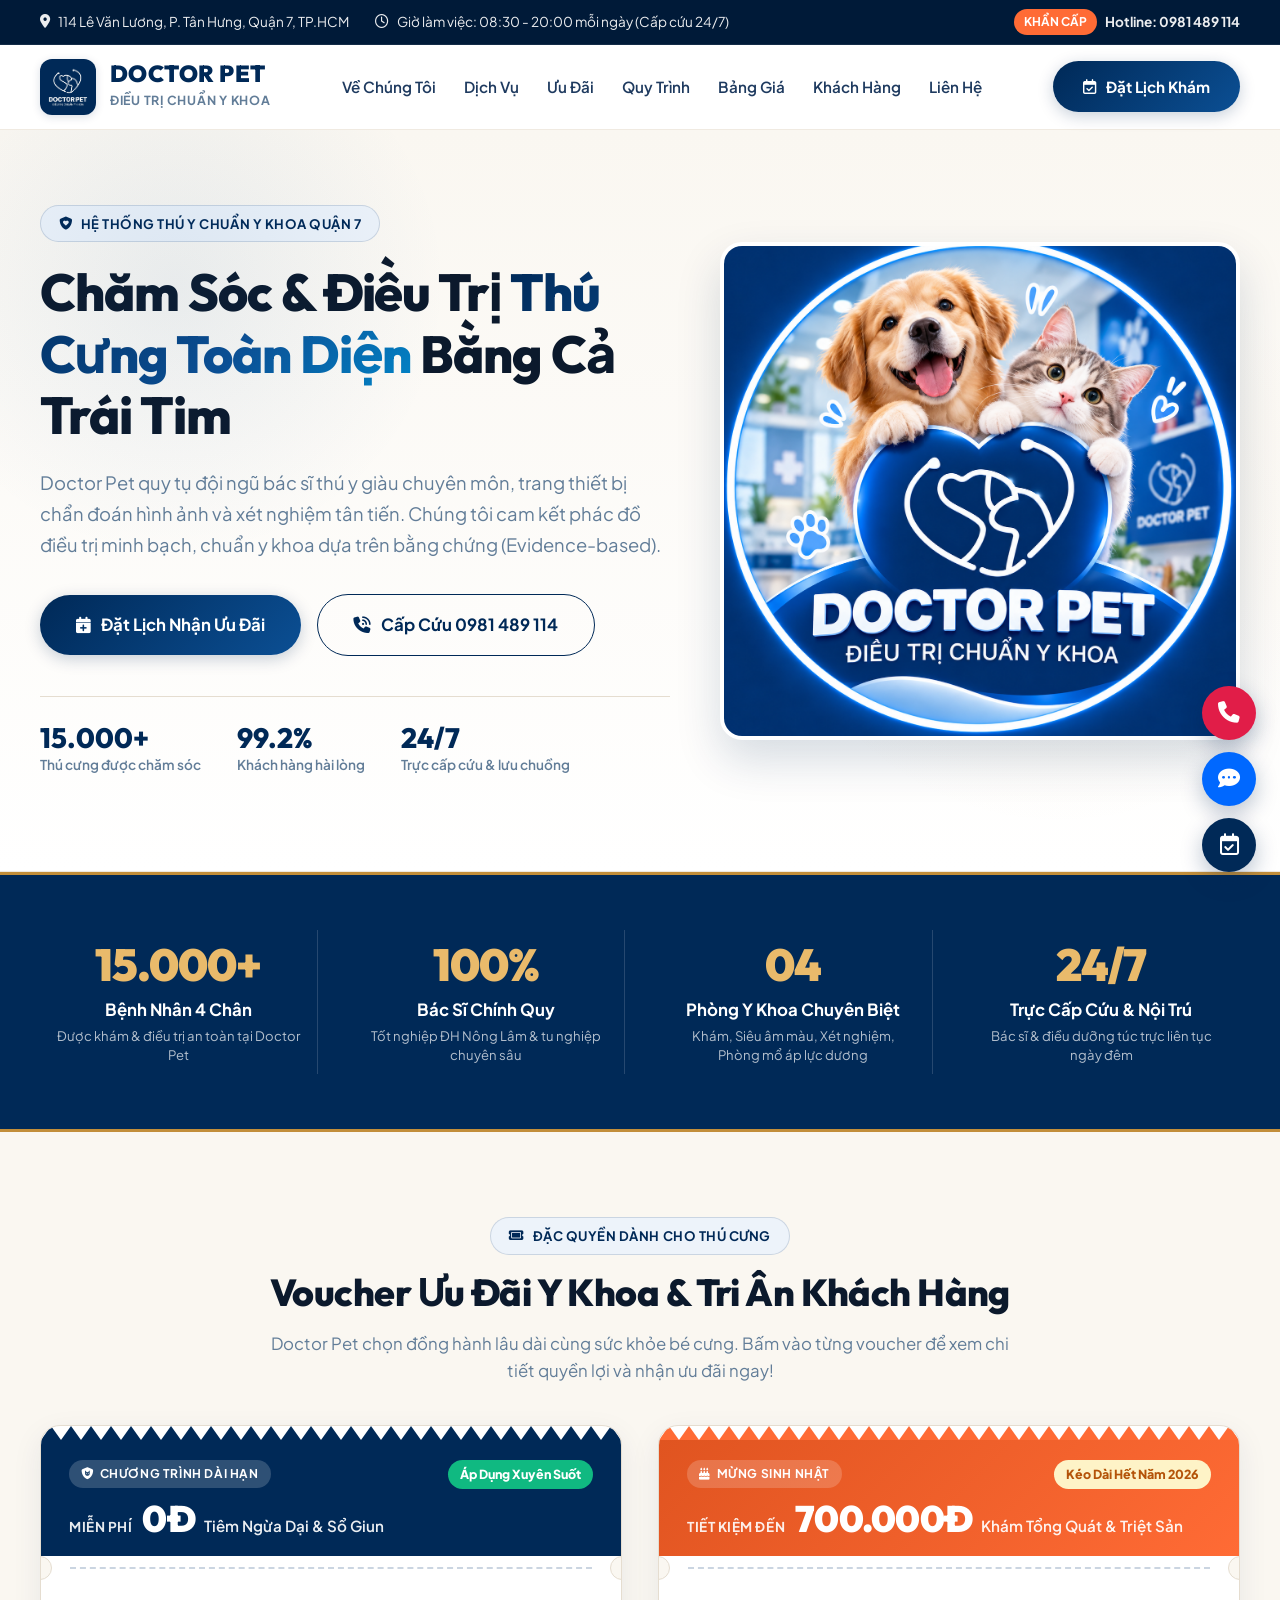
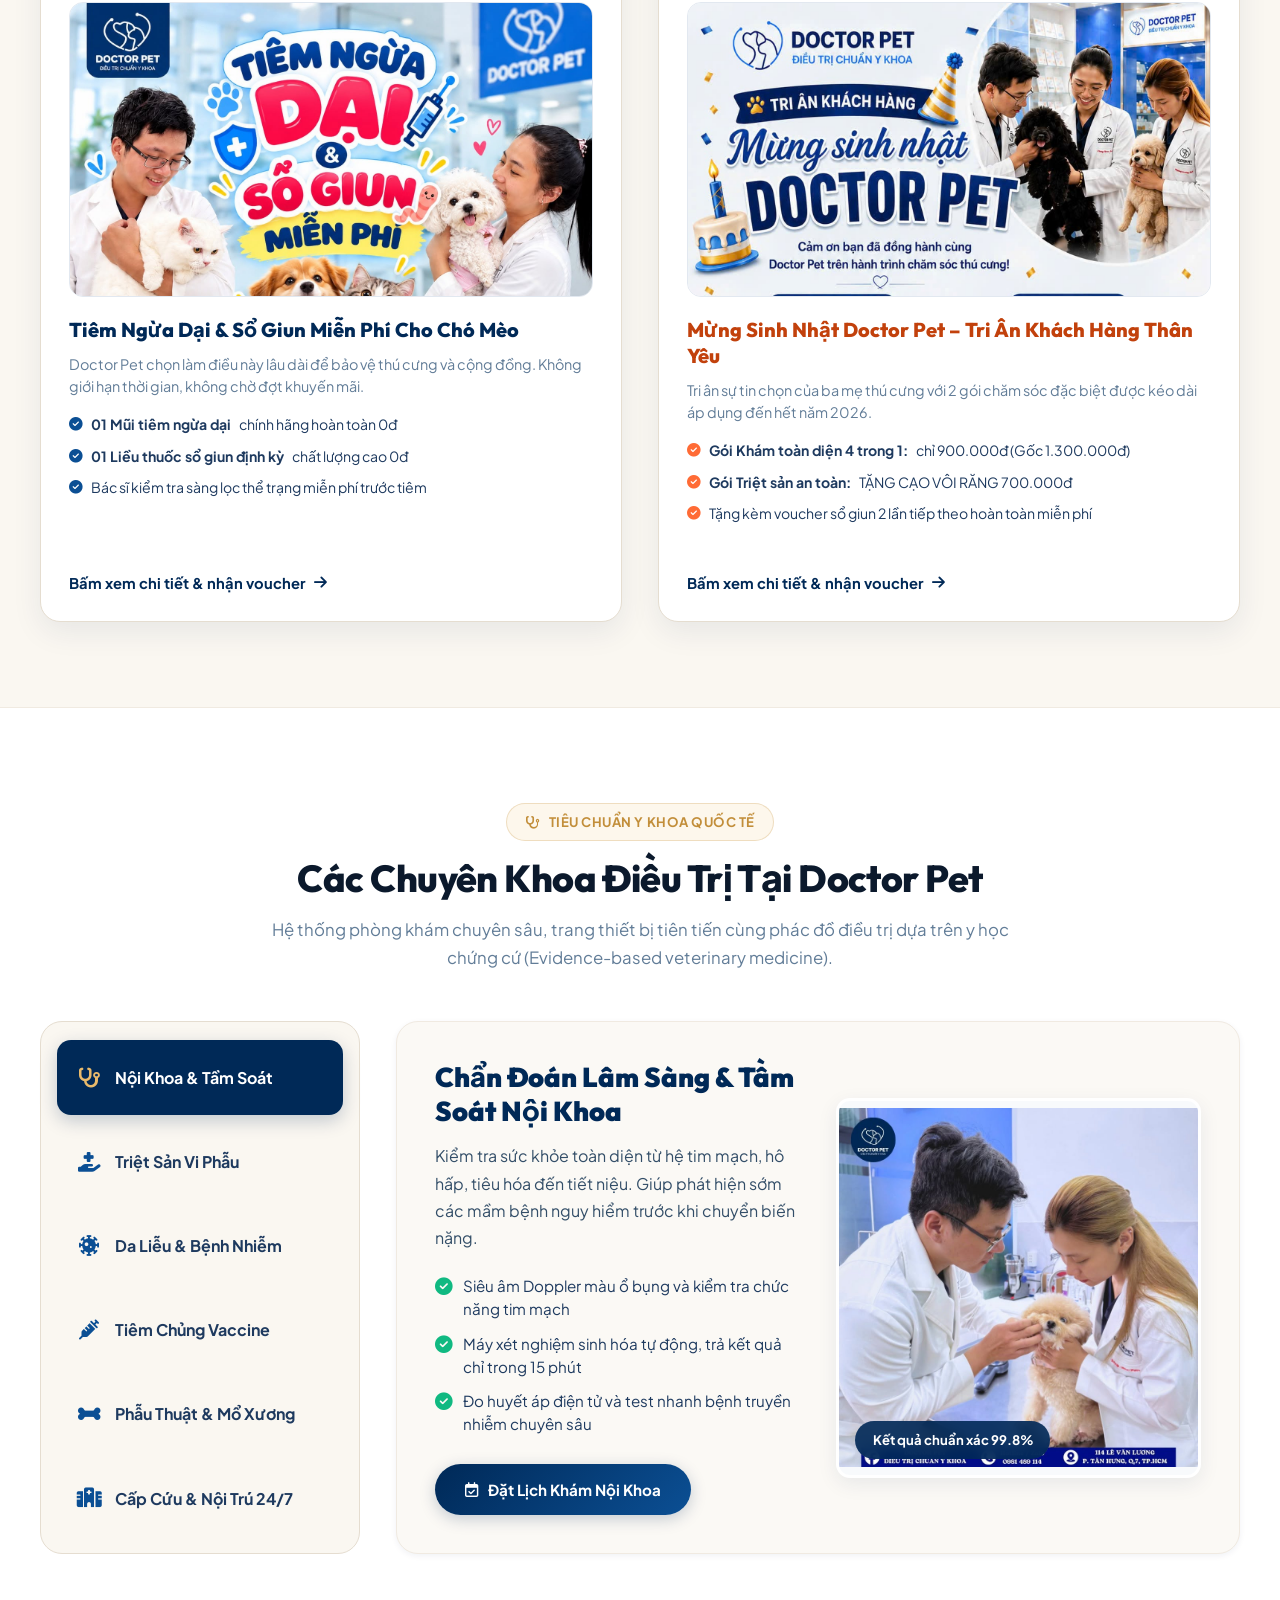
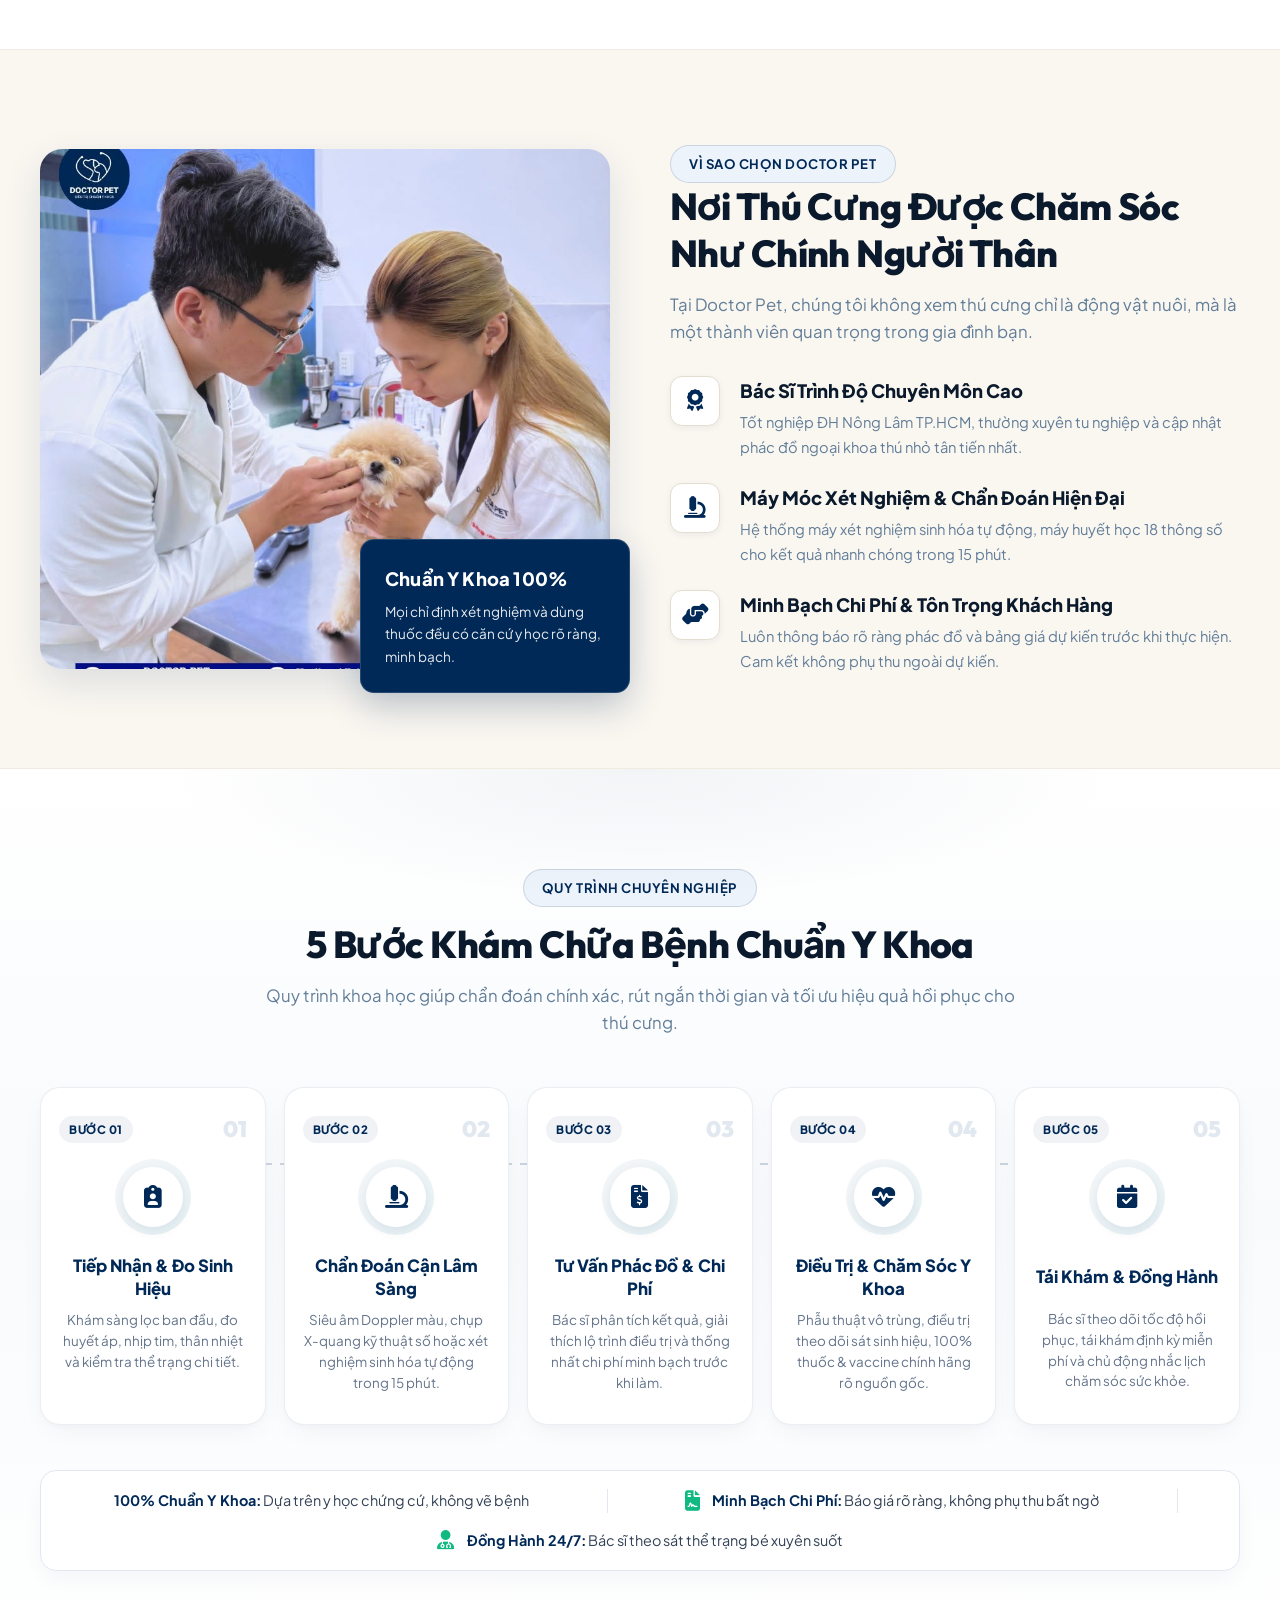
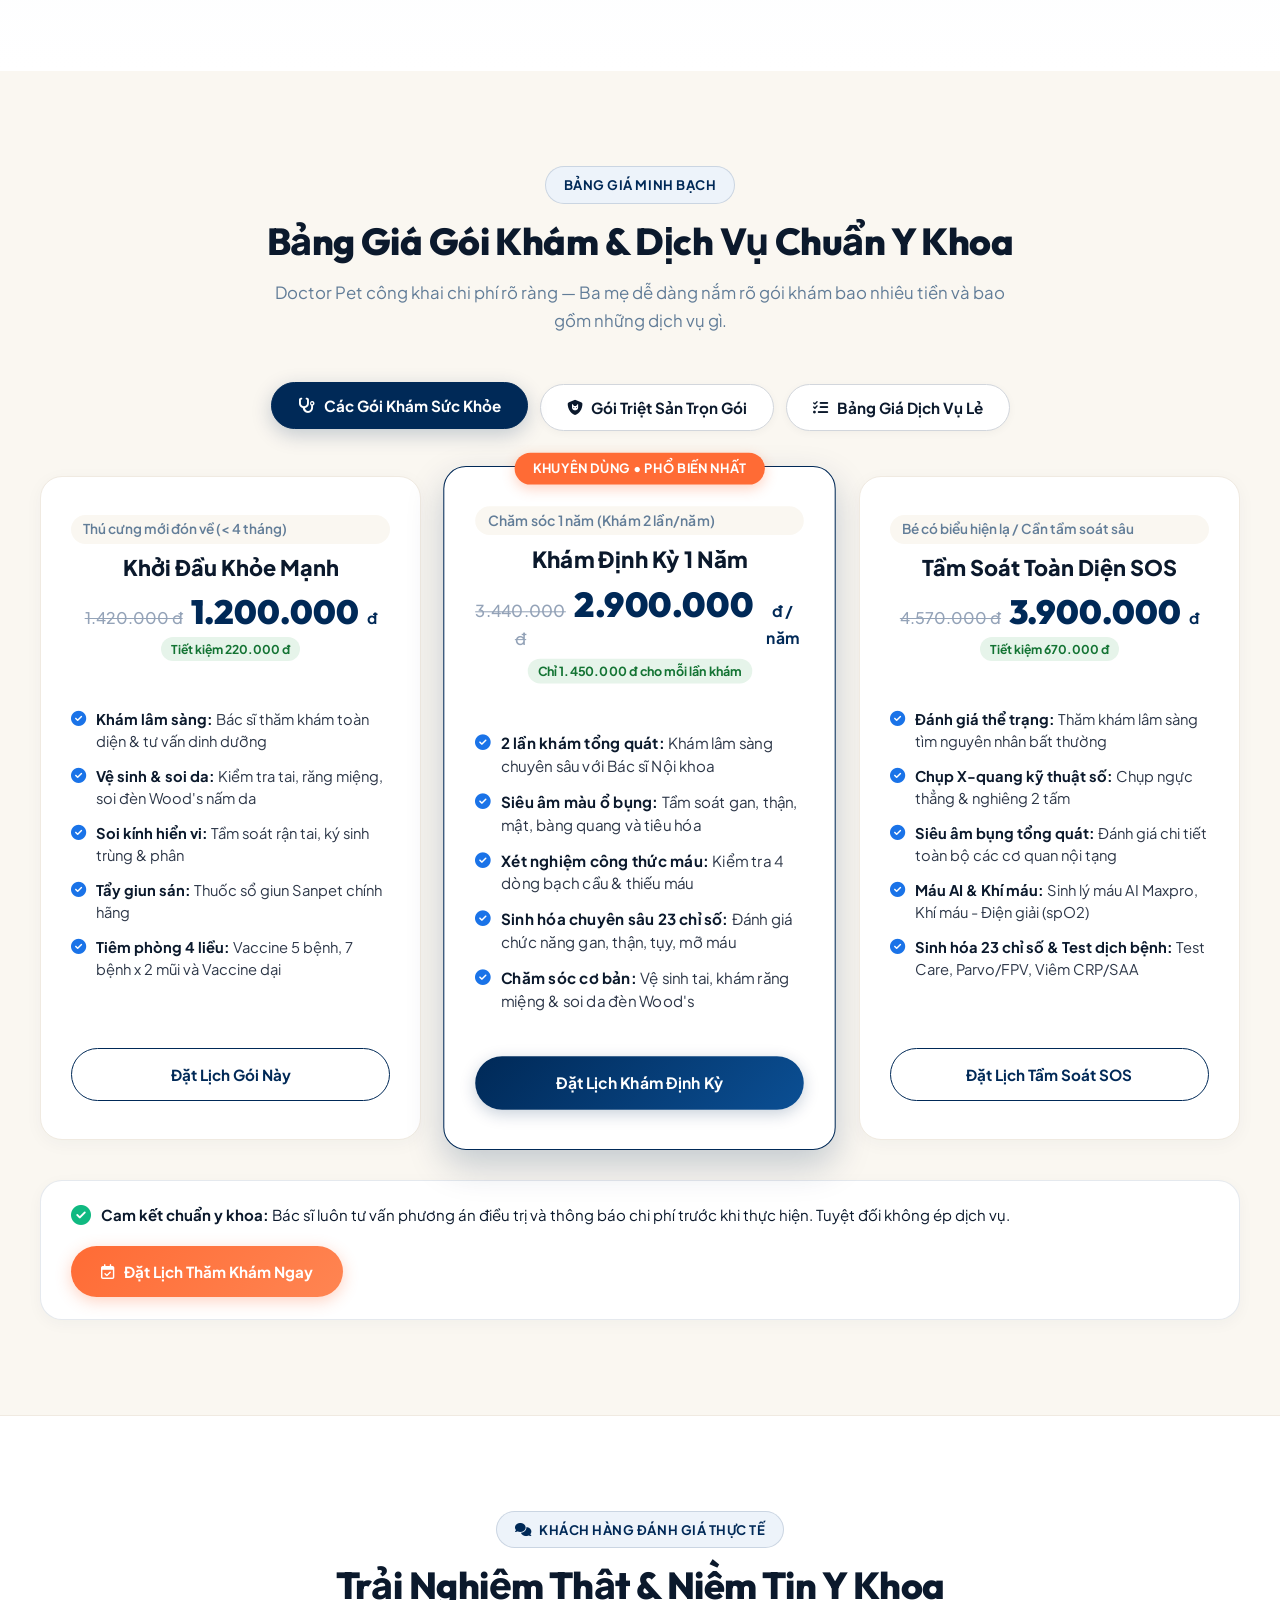
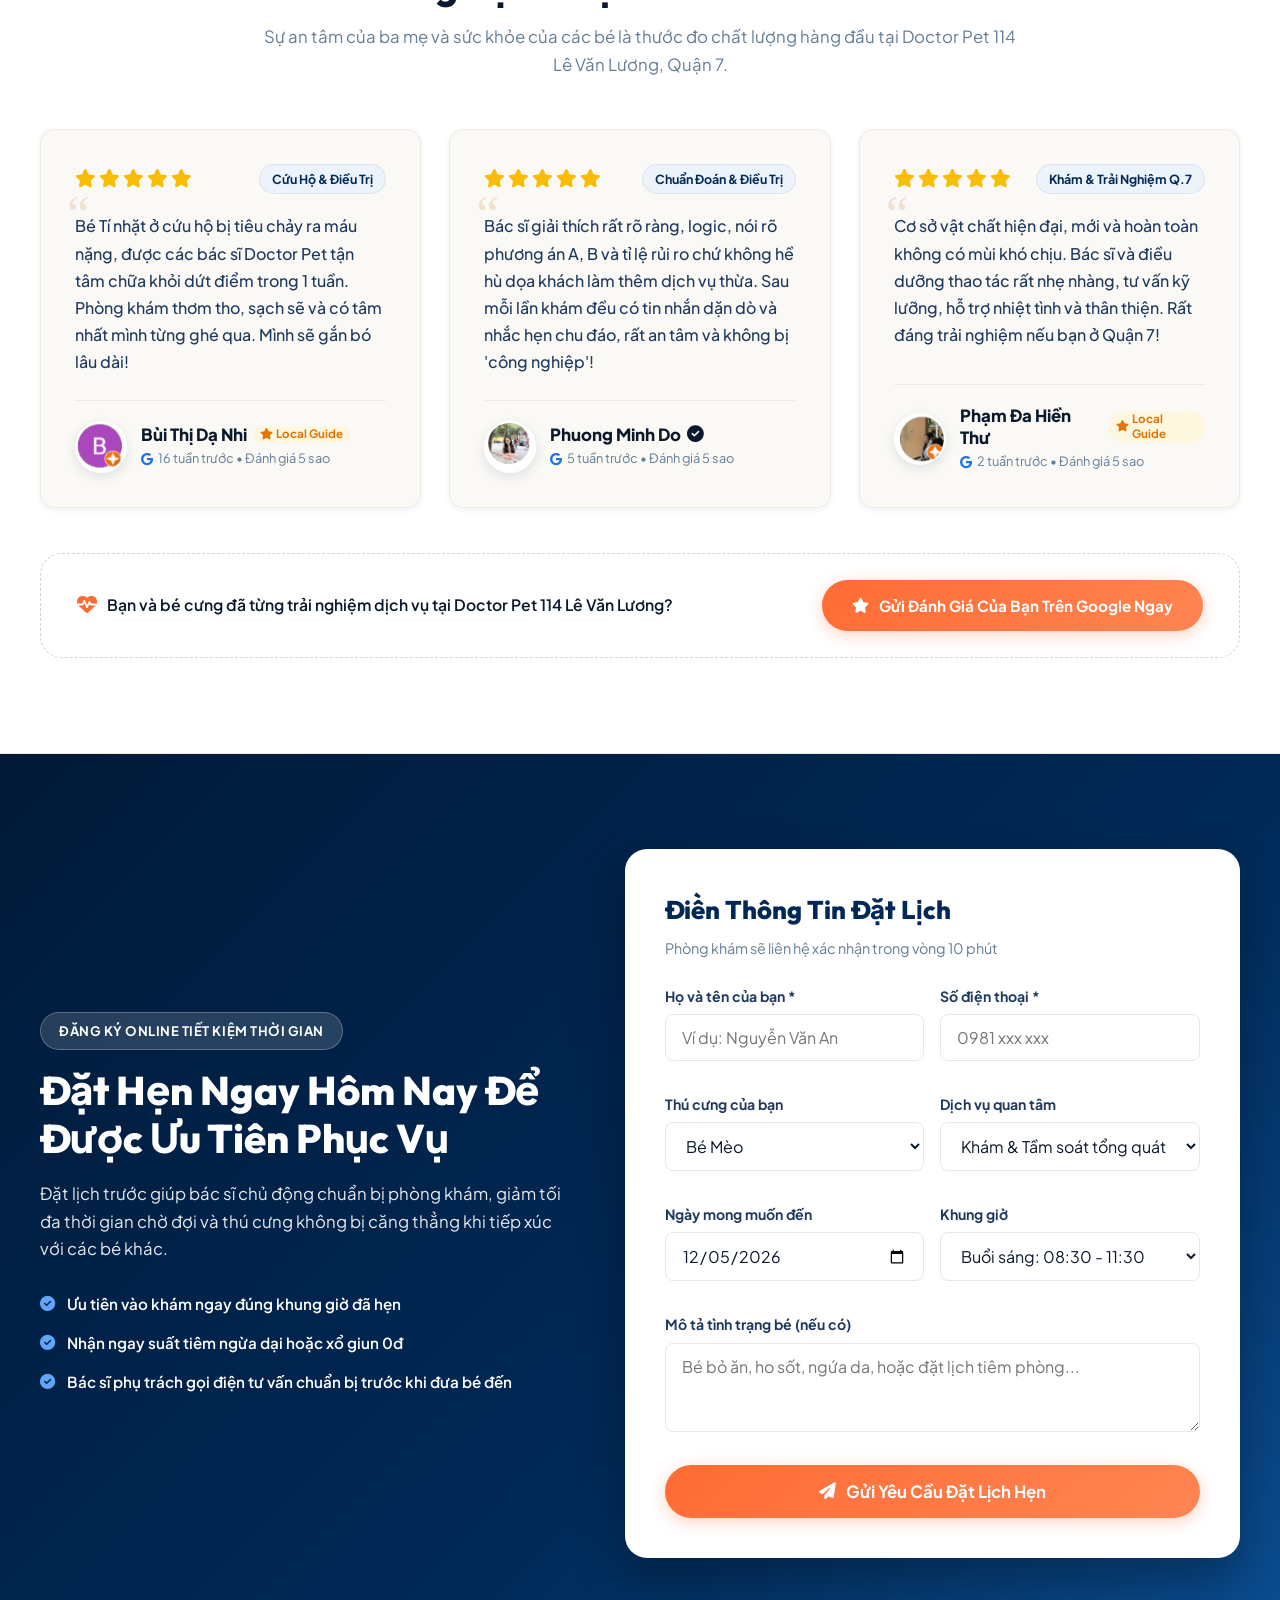
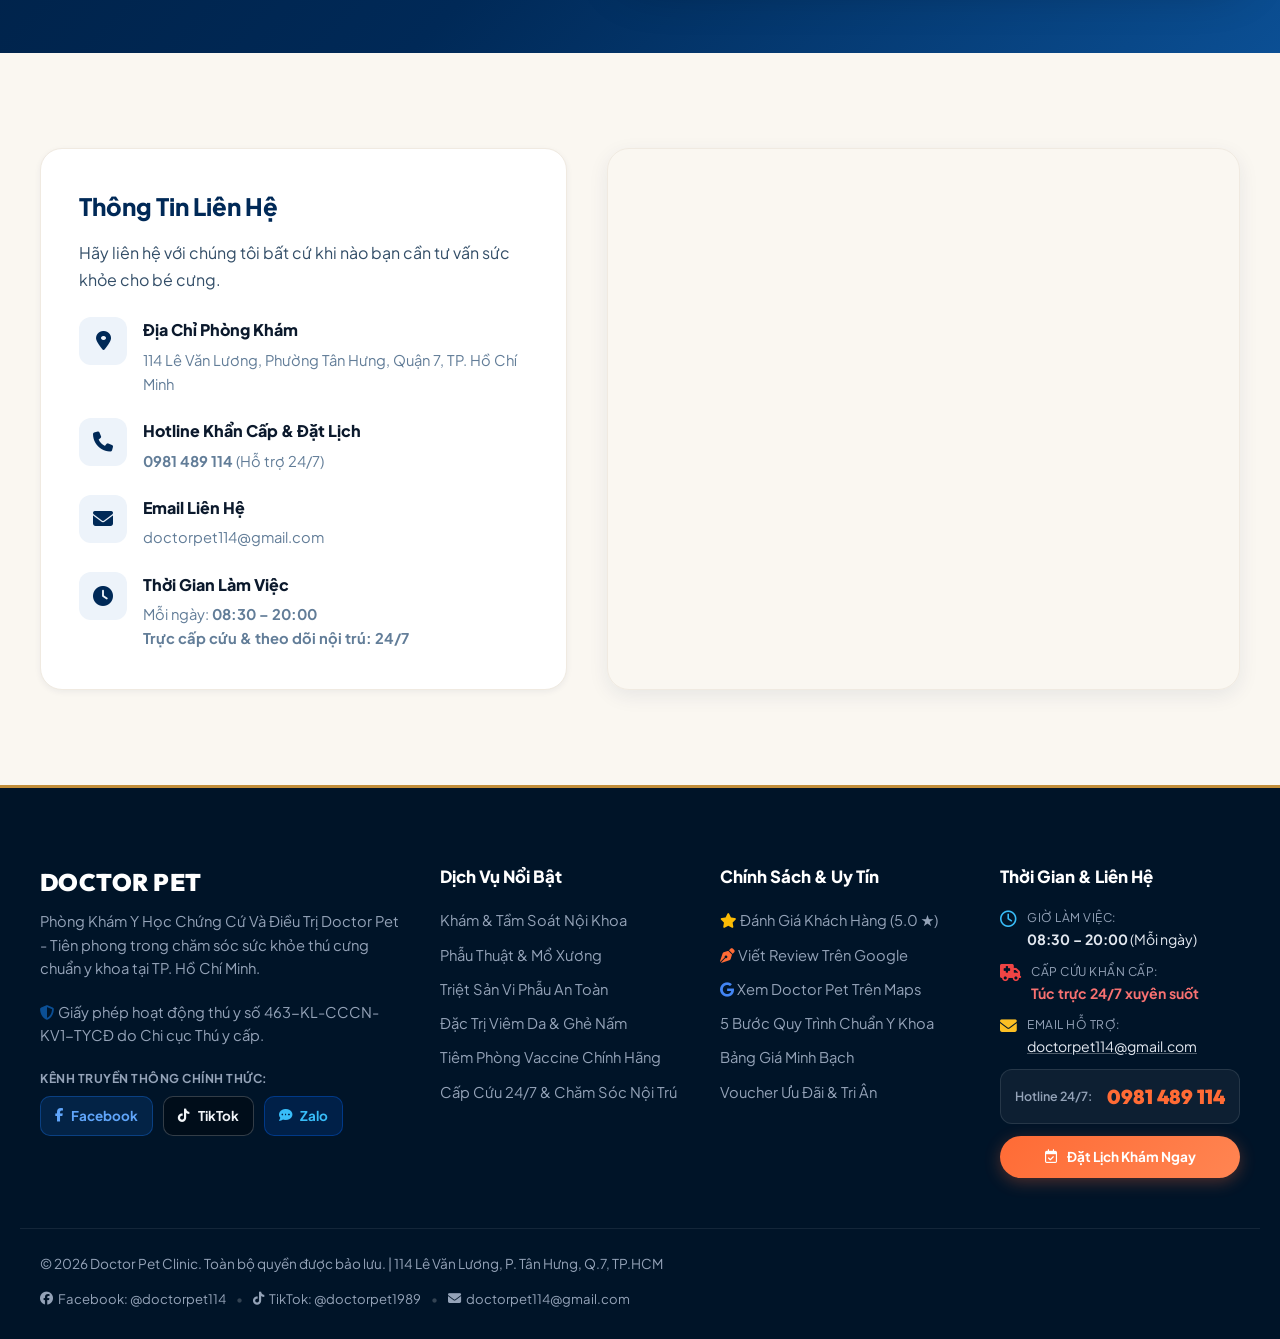
<file: index.html>
<!DOCTYPE html>
<html lang="vi">
<head>
  <meta charset="UTF-8">
  <meta name="viewport" content="width=device-width, initial-scale=1.0">
  <title>Doctor Pet - Phòng Khám Thú Y Chuẩn Y Khoa Quận 7 | Cấp Cứu & Điều Trị Chuyên Sâu</title>
  <meta name="description" content="Phòng khám thú y Doctor Pet - 114 Lê Văn Lương, Q7. Dịch vụ khám chữa bệnh chuẩn y khoa, mổ xương, triệt sản công nghệ cao, tầm soát sức khỏe và cấp cứu thú cưng 24/7. Hotline: 0981 489 114">
  <meta name="keywords" content="phòng khám thú y quận 7, thú y doctor pet, cấp cứu thú cưng quận 7, triệt sản chó mèo quận 7, mổ xương thú y, tiêm phòng chó mèo">

  <!-- Open Graph -->
  <meta property="og:title" content="Doctor Pet - Phòng Khám Thú Y Chuẩn Y Khoa Quận 7">
  <meta property="og:description" content="Khám chữa bệnh, triệt sản, phẫu thuật chỉnh hình & cấp cứu 24/7 cho thú cưng tại Quận 7. Tận tâm - Minh bạch - Chuẩn y khoa.">
  <meta property="og:image" content="assets/images/logo.jpg">
  <meta property="og:type" content="website">

  <!-- Favicon -->
  <link rel="icon" type="image/jpeg" href="assets/images/logo.jpg">

  <!-- Google Fonts -->
  <link rel="preconnect" href="https://fonts.googleapis.com">
  <link rel="preconnect" href="https://fonts.gstatic.com" crossorigin>
  <link href="https://fonts.googleapis.com/css2?family=Outfit:wght@500;600;700;800;900&family=Plus+Jakarta+Sans:wght@400;500;600;700;800&display=swap" rel="stylesheet">

  <!-- FontAwesome 6 Icons -->
  <link rel="stylesheet" href="https://cdnjs.cloudflare.com/ajax/libs/font-awesome/6.5.2/css/all.min.css">

  <!-- Main Stylesheet -->
  <link rel="stylesheet" href="assets/css/style.css">
</head>
<body>

  <!-- Top Announcement Bar -->
  <div class="top-bar">
    <div class="container top-bar-content">
      <div class="top-bar-info">
        <div class="top-bar-item">
          <i class="fa-solid fa-location-dot"></i>
          <span>114 Lê Văn Lương, P. Tân Hưng, Quận 7, TP.HCM</span>
        </div>
        <div class="top-bar-item">
          <i class="fa-regular fa-clock"></i>
          <span>Giờ làm việc: 08:30 - 20:00 mỗi ngày (Cấp cứu 24/7)</span>
        </div>
      </div>
      <div class="top-bar-item">
        <span class="top-bar-badge">Khẩn cấp</span>
        <a href="tel:0981489114"><strong>Hotline: 0981 489 114</strong></a>
      </div>
    </div>
  </div>

  <!-- Header Navigation -->
  <header class="main-header" id="mainHeader">
    <div class="container nav-wrapper">
      <a href="#" class="logo-group">
        <img src="assets/images/logo.jpg" alt="Doctor Pet Logo">
        <div class="brand-text">
          <h1>DOCTOR PET</h1>
          <span>Điều Trị Chuẩn Y Khoa</span>
        </div>
      </a>

      <!-- Desktop Nav -->
      <nav class="main-nav" id="mainNav">
        <a href="#about" class="nav-link">Về Chúng Tôi</a>
        <a href="#services" class="nav-link">Dịch Vụ</a>
        <a href="#promotions" class="nav-link">Ưu Đãi</a>
        <a href="#workflow" class="nav-link">Quy Trình</a>
        <a href="#pricing" class="nav-link">Bảng Giá</a>
        <a href="#reviews" class="nav-link">Khách Hàng</a>
        <a href="#contact" class="nav-link">Liên Hệ</a>
      </nav>

      <!-- Action Button -->
      <div class="header-actions">
        <a href="#booking" class="btn btn-primary">
          <i class="fa-regular fa-calendar-check"></i>
          <span>Đặt Lịch Khám</span>
        </a>
        <button class="mobile-toggle" id="mobileToggle" aria-label="Menu">
          <i class="fa-solid fa-bars"></i>
        </button>
      </div>
    </div>
  </header>

  <!-- Hero Section -->
  <section class="hero" id="home">
    <div class="hero-glow-1"></div>
    <div class="hero-glow-2"></div>
    <div class="container hero-grid">
      <div class="hero-content">
        <div class="badge badge-primary">
          <i class="fa-solid fa-shield-heart"></i>
          <span>Hệ Thống Thú Y Chuẩn Y Khoa Quận 7</span>
        </div>
        <h2 class="hero-title">
          Chăm Sóc & Điều Trị <span class="highlight">Thú Cưng Toàn Diện</span> Bằng Cả Trái Tim
        </h2>
        <p class="hero-desc">
          Doctor Pet quy tụ đội ngũ bác sĩ thú y giàu chuyên môn, trang thiết bị chẩn đoán hình ảnh và xét nghiệm tân tiến. Chúng tôi cam kết phác đồ điều trị minh bạch, chuẩn y khoa dựa trên bằng chứng (Evidence-based).
        </p>
        <div class="hero-ctas">
          <a href="#booking" class="btn btn-primary btn-lg">
            <i class="fa-solid fa-calendar-plus"></i>
            <span>Đặt Lịch Nhận Ưu Đãi</span>
          </a>
          <a href="tel:0981489114" class="btn btn-outline btn-lg">
            <i class="fa-solid fa-phone-volume"></i>
            <span>Cấp Cứu 0981 489 114</span>
          </a>
        </div>
        <div class="hero-trust">
          <div class="trust-item">
            <span class="trust-number">15.000+</span>
            <span class="trust-label">Thú cưng được chăm sóc</span>
          </div>
          <div class="trust-item">
            <span class="trust-number">99.2%</span>
            <span class="trust-label">Khách hàng hài lòng</span>
          </div>
          <div class="trust-item">
            <span class="trust-number">24/7</span>
            <span class="trust-label">Trực cấp cứu & lưu chuồng</span>
          </div>
        </div>
      </div>

      <div class="hero-visual">
        <div class="hero-image-card">
          <img src="assets/images/avatar-bs.png" alt="Bác sĩ thú y Doctor Pet">
        </div>
      </div>
    </div>
  </section>

  <!-- ADI-Style Dark Navy Counter Strip (Chỉ Số Uy Tín & Chuẩn Quốc Tế) -->
  <section class="counter-section">
    <div class="container">
      <div class="counter-grid">
        <div class="counter-item">
          <div class="counter-number">15.000+</div>
          <div class="counter-label">Bệnh Nhân 4 Chân</div>
          <div class="counter-sub">Được khám & điều trị an toàn tại Doctor Pet</div>
        </div>
        <div class="counter-item">
          <div class="counter-number">100%</div>
          <div class="counter-label">Bác Sĩ Chính Quy</div>
          <div class="counter-sub">Tốt nghiệp ĐH Nông Lâm & tu nghiệp chuyên sâu</div>
        </div>
        <div class="counter-item">
          <div class="counter-number">04</div>
          <div class="counter-label">Phòng Y Khoa Chuyên Biệt</div>
          <div class="counter-sub">Khám, Siêu âm màu, Xét nghiệm, Phòng mổ áp lực dương</div>
        </div>
        <div class="counter-item">
          <div class="counter-number">24/7</div>
          <div class="counter-label">Trực Cấp Cứu & Nội Trú</div>
          <div class="counter-sub">Bác sĩ & điều dưỡng túc trực liên tục ngày đêm</div>
        </div>
      </div>
    </div>
  </section>

  <!-- Promotions Highlight: Interactive Voucher Cards with Sawtooth Perforation -->
  <section class="promo-section" id="promotions">
    <div class="container">
      <div class="section-header" style="margin-bottom: 40px;">
        <div class="badge badge-primary"><i class="fa-solid fa-ticket"></i> Đặc Quyền Dành Cho Thú Cưng</div>
        <h2 class="section-title">Voucher Ưu Đãi Y Khoa & Tri Ân Khách Hàng</h2>
        <p class="section-subtitle">Doctor Pet chọn đồng hành lâu dài cùng sức khỏe bé cưng. Bấm vào từng voucher để xem chi tiết quyền lợi và nhận ưu đãi ngay!</p>
      </div>

      <div class="vouchers-grid">
        <!-- Voucher 1: Tiêm dại & sổ giun miễn phí xuyên suốt -->
        <div class="voucher-card" onclick="openVoucherModal('rabies')" role="button" tabindex="0" aria-label="Xem voucher tiêm dại và sổ giun miễn phí">
          <!-- Răng cưa ở đầu voucher -->
          <div class="voucher-sawtooth-wrap">
            <div class="voucher-sawtooth-teeth"></div>
          </div>

          <div class="voucher-header">
            <div class="voucher-badge-row">
              <span class="voucher-type-badge"><i class="fa-solid fa-shield-cat"></i> CHƯƠNG TRÌNH DÀI HẠN</span>
              <span class="voucher-status-badge badge-pulse">Áp Dụng Xuyên Suốt</span>
            </div>
            <div class="voucher-value-box">
              <span class="voucher-value-prefix">MIỄN PHÍ</span>
              <span class="voucher-value-main">0Đ</span>
              <span class="voucher-value-sub">Tiêm Ngừa Dại & Sổ Giun</span>
            </div>
          </div>

          <!-- Rãnh xé vé & đường gạch đứt -->
          <div class="voucher-tear-line">
            <span class="voucher-notch notch-left"></span>
            <span class="voucher-dashed-line"></span>
            <span class="voucher-notch notch-right"></span>
          </div>

          <div class="voucher-body">
            <div class="voucher-thumb-wrap">
              <img src="assets/images/tiem-dai-voucher-16x9.png" alt="Doctor Pet tiêm ngừa dại và sổ giun miễn phí" class="voucher-thumb">
            </div>
            <h3 class="voucher-title">Tiêm Ngừa Dại & Sổ Giun Miễn Phí Cho Chó Mèo</h3>
            <p class="voucher-desc">Doctor Pet chọn làm điều này lâu dài để bảo vệ thú cưng và cộng đồng. Không giới hạn thời gian, không chờ đợt khuyến mãi.</p>
            <ul class="voucher-perks">
              <li><i class="fa-solid fa-circle-check"></i> <strong>01 Mũi tiêm ngừa dại</strong> chính hãng hoàn toàn 0đ</li>
              <li><i class="fa-solid fa-circle-check"></i> <strong>01 Liều thuốc sổ giun định kỳ</strong> chất lượng cao 0đ</li>
              <li><i class="fa-solid fa-circle-check"></i> Bác sĩ kiểm tra sàng lọc thể trạng miễn phí trước tiêm</li>
            </ul>
            <div class="voucher-footer">
              <span class="voucher-cta-text">Bấm xem chi tiết & nhận voucher <i class="fa-solid fa-arrow-right"></i></span>
            </div>
          </div>
        </div>

        <!-- Voucher 2: Mừng sinh nhật - Tri ân khách hàng đến hết năm -->
        <div class="voucher-card voucher-secondary" onclick="openVoucherModal('birthday')" role="button" tabindex="0" aria-label="Xem voucher mừng sinh nhật Doctor Pet">
          <!-- Răng cưa ở đầu voucher -->
          <div class="voucher-sawtooth-wrap">
            <div class="voucher-sawtooth-teeth"></div>
          </div>

          <div class="voucher-header voucher-header-secondary">
            <div class="voucher-badge-row">
              <span class="voucher-type-badge"><i class="fa-solid fa-cake-candles"></i> MỪNG SINH NHẬT</span>
              <span class="voucher-status-badge badge-amber">Kéo Dài Hết Năm 2026</span>
            </div>
            <div class="voucher-value-box">
              <span class="voucher-value-prefix">TIẾT KIỆM ĐẾN</span>
              <span class="voucher-value-main">700.000Đ</span>
              <span class="voucher-value-sub">Khám Tổng Quát & Triệt Sản</span>
            </div>
          </div>

          <!-- Rãnh xé vé & đường gạch đứt -->
          <div class="voucher-tear-line">
            <span class="voucher-notch notch-left"></span>
            <span class="voucher-dashed-line"></span>
            <span class="voucher-notch notch-right"></span>
          </div>

          <div class="voucher-body">
            <div class="voucher-thumb-wrap">
              <img src="assets/images/uudai-sinhnhat-voucher-16x9.png" alt="Mừng sinh nhật Doctor Pet tri ân khách hàng" class="voucher-thumb">
            </div>
            <h3 class="voucher-title">Mừng Sinh Nhật Doctor Pet – Tri Ân Khách Hàng Thân Yêu</h3>
            <p class="voucher-desc">Tri ân sự tin chọn của ba mẹ thú cưng với 2 gói chăm sóc đặc biệt được kéo dài áp dụng đến hết năm 2026.</p>
            <ul class="voucher-perks">
              <li><i class="fa-solid fa-circle-check"></i> <strong>Gói Khám toàn diện 4 trong 1:</strong> chỉ 900.000đ (Gốc 1.300.000đ)</li>
              <li><i class="fa-solid fa-circle-check"></i> <strong>Gói Triệt sản an toàn:</strong> TẶNG CẠO VÔI RĂNG 700.000đ</li>
              <li><i class="fa-solid fa-circle-check"></i> Tặng kèm voucher sổ giun 2 lần tiếp theo hoàn toàn miễn phí</li>
            </ul>
            <div class="voucher-footer">
              <span class="voucher-cta-text">Bấm xem chi tiết & nhận voucher <i class="fa-solid fa-arrow-right"></i></span>
            </div>
          </div>
        </div>
      </div>
    </div>
  </section>

  <!-- ADI-Style Interactive Tabbed Services (Chuyên Khoa Thú Y Chuẩn Quốc Tế) -->
  <section class="tabbed-services-section" id="services">
    <div class="container">
      <div class="section-header">
        <div class="badge badge-gold"><i class="fa-solid fa-stethoscope"></i> Tiêu Chuẩn Y Khoa Quốc Tế</div>
        <h2 class="section-title">Các Chuyên Khoa Điều Trị Tại Doctor Pet</h2>
        <p class="section-subtitle">Hệ thống phòng khám chuyên sâu, trang thiết bị tiên tiến cùng phác đồ điều trị dựa trên y học chứng cứ (Evidence-based veterinary medicine).</p>
      </div>

      <div class="tabbed-services-layout">
        <!-- Sidebar Tabs Navigation -->
        <div class="service-tabs-nav" role="tablist">
          <button class="service-tab-btn active" data-tab="tab-clinical">
            <i class="fa-solid fa-stethoscope"></i>
            <span>Nội Khoa & Tầm Soát</span>
          </button>
          <button class="service-tab-btn" data-tab="tab-neuter">
            <i class="fa-solid fa-hand-holding-medical"></i>
            <span>Triệt Sản Vi Phẫu</span>
          </button>
          <button class="service-tab-btn" data-tab="tab-derm">
            <i class="fa-solid fa-virus-covid"></i>
            <span>Da Liễu & Bệnh Nhiễm</span>
          </button>
          <button class="service-tab-btn" data-tab="tab-vaccine">
            <i class="fa-solid fa-syringe"></i>
            <span>Tiêm Chủng Vaccine</span>
          </button>
          <button class="service-tab-btn" data-tab="tab-surgery">
            <i class="fa-solid fa-bone"></i>
            <span>Phẫu Thuật & Mổ Xương</span>
          </button>
          <button class="service-tab-btn" data-tab="tab-icu">
            <i class="fa-solid fa-hospital"></i>
            <span>Cấp Cứu & Nội Trú 24/7</span>
          </button>
        </div>

        <!-- Tab Panels Container -->
        <div class="service-tab-panels">
          <!-- Panel 1: Nội Khoa & Tầm Soát -->
          <div class="service-tab-panel active" id="tab-clinical">
            <div class="tab-panel-grid">
              <div class="tab-panel-info">
                <h3>Chẩn Đoán Lâm Sàng & Tầm Soát Nội Khoa</h3>
                <p class="tab-panel-desc">Kiểm tra sức khỏe toàn diện từ hệ tim mạch, hô hấp, tiêu hóa đến tiết niệu. Giúp phát hiện sớm các mầm bệnh nguy hiểm trước khi chuyển biến nặng.</p>
                <ul class="tab-panel-features">
                  <li><i class="fa-solid fa-circle-check"></i> Siêu âm Doppler màu ổ bụng và kiểm tra chức năng tim mạch</li>
                  <li><i class="fa-solid fa-circle-check"></i> Máy xét nghiệm sinh hóa tự động, trả kết quả chỉ trong 15 phút</li>
                  <li><i class="fa-solid fa-circle-check"></i> Đo huyết áp điện tử và test nhanh bệnh truyền nhiễm chuyên sâu</li>
                </ul>
                <a href="#booking" class="btn btn-primary" onclick="claimVoucher('Khám & Tầm soát tổng quát')">
                  <i class="fa-regular fa-calendar-check"></i>
                  <span>Đặt Lịch Khám Nội Khoa</span>
                </a>
              </div>
              <div class="tab-panel-visual">
                <img src="assets/images/Noi-khoa-tam-soat.JPG" alt="Nội khoa & tầm soát Doctor Pet">
                <span class="tab-panel-badge"><i class="fa-solid fa-shield-check"></i> Kết quả chuẩn xác 99.8%</span>
              </div>
            </div>
          </div>

          <!-- Panel 2: Triệt Sản Vi Phẫu -->
          <div class="service-tab-panel" id="tab-neuter">
            <div class="tab-panel-grid">
              <div class="tab-panel-info">
                <h3>Triệt Sản Vi Phẫu Thẩm Mỹ An Toàn</h3>
                <p class="tab-panel-desc">Công nghệ triệt sản vi phẫu ít xâm lấn hàng đầu dành cho chó và mèo. Vết mổ siêu nhỏ chỉ 1-2cm, khâu thẩm mỹ chỉ tự tiêu không cần cắt chỉ hay đeo loa.</p>
                <ul class="tab-panel-features">
                  <li><i class="fa-solid fa-circle-check"></i> Quy trình gây mê an toàn, theo dõi sát sinh hiệu xuyên suốt</li>
                  <li><i class="fa-solid fa-circle-check"></i> Đường mổ tinh tế, mau lành trong 3-5 ngày, hạn chế tối đa sẹo</li>
                  <li><i class="fa-solid fa-circle-check"></i> Tặng kèm dịch vụ cạo vôi răng cao cấp trị giá 700.000đ</li>
                </ul>
                <a href="#booking" class="btn btn-primary" onclick="claimVoucher('Triệt sản an toàn')">
                  <i class="fa-regular fa-calendar-check"></i>
                  <span>Đăng Ký Gói Triệt Sản</span>
                </a>
              </div>
              <div class="tab-panel-visual">
                <img src="assets/images/Triet-san-vi-phau.jpg" alt="Triệt sản vi phẫu an toàn Doctor Pet">
                <span class="tab-panel-badge"><i class="fa-solid fa-heart-pulse"></i> Tỉnh táo sau 4-6 giờ</span>
              </div>
            </div>
          </div>

          <!-- Panel 3: Da Liễu & Bệnh Nhiễm -->
          <div class="service-tab-panel" id="tab-derm">
            <div class="tab-panel-grid">
              <div class="tab-panel-info">
                <h3>Da Liễu, Nhiễm Trùng & Vi Ký Sinh Trùng</h3>
                <p class="tab-panel-desc">Phác đồ đặc trị dứt điểm các bệnh da liễu dai dẳng như xà mâu Demodex, viêm da dị ứng, nấm da Microsporum và các bệnh truyền nhiễm cấp tính.</p>
                <ul class="tab-panel-features">
                  <li><i class="fa-solid fa-circle-check"></i> Soi tươi vi nấm, cạo tế bào học da chẩn đoán đúng nguyên nhân</li>
                  <li><i class="fa-solid fa-circle-check"></i> Liệu pháp tắm thuốc thảo dược phục hồi lớp màng bảo vệ biểu bì</li>
                  <li><i class="fa-solid fa-circle-check"></i> Phác đồ điều trị kháng sinh đồ chính xác hạn chế nguy cơ tái phát</li>
                </ul>
                <a href="#booking" class="btn btn-primary" onclick="claimVoucher('Da liễu / Viêm da')">
                  <i class="fa-regular fa-calendar-check"></i>
                  <span>Tư Vấn Điều Trị Da Liễu</span>
                </a>
              </div>
              <div class="tab-panel-visual">
                <img src="assets/images/Da-lieu-benh-nhiem.jpg" alt="Điều trị da liễu và bệnh truyền nhiễm Doctor Pet">
                <span class="tab-panel-badge"><i class="fa-solid fa-circle-check"></i> Dứt điểm ngứa da & rụng lông</span>
              </div>
            </div>
          </div>

          <!-- Panel 4: Tiêm Chủng Vaccine -->
          <div class="service-tab-panel" id="tab-vaccine">
            <div class="tab-panel-grid">
              <div class="tab-panel-info">
                <h3>Tiêm Chủng Vaccine Chuẩn GSP & Phòng Dịch</h3>
                <p class="tab-panel-desc">Bảo vệ thú cưng trước các bệnh dịch nguy hiểm chết người. Sử dụng 100% vaccine nhập khẩu chính hãng từ Pháp (Boehringer Ingelheim) và Mỹ (Zoetis).</p>
                <ul class="tab-panel-features">
                  <li><i class="fa-solid fa-circle-check"></i> Hệ thống lưu trữ dây chuyền lạnh chuẩn GSP từ 2°C – 8°C</li>
                  <li><i class="fa-solid fa-circle-check"></i> Miễn phí 100% mũi tiêm phòng dại và thuốc sổ giun định kỳ</li>
                  <li><i class="fa-solid fa-circle-check"></i> Quản lý lịch tiêm thông minh qua sổ điện tử tự động nhắc lịch</li>
                </ul>
                <a href="#booking" class="btn btn-primary" onclick="claimVoucher('Tiêm phòng vaccine / Ngừa dại')">
                  <i class="fa-regular fa-calendar-check"></i>
                  <span>Đặt Lịch Tiêm Phòng</span>
                </a>
              </div>
              <div class="tab-panel-visual">
                <img src="assets/images/Tiem-ngua.jpg" alt="Tiêm phòng vaccine chính hãng Doctor Pet">
                <span class="tab-panel-badge"><i class="fa-solid fa-shield-virus"></i> Vaccine chính hãng 100%</span>
              </div>
            </div>
          </div>

          <!-- Panel 5: Phẫu Thuật & Mổ Xương -->
          <div class="service-tab-panel" id="tab-surgery">
            <div class="tab-panel-grid">
              <div class="tab-panel-info">
                <h3>Phẫu Thuật Ngoại Khoa & Kết Hợp Xương</h3>
                <p class="tab-panel-desc">Phòng mổ vô trùng áp lực dương đạt chuẩn y khoa với hệ thống monitor theo dõi sinh hiệu liên tục. Chuyên sâu mổ gãy xương, kết hợp nẹp vít sinh học.</p>
                <ul class="tab-panel-features">
                  <li><i class="fa-solid fa-circle-check"></i> Phẫu thuật chỉnh hình chấn thương nẹp vít sinh học Titanium</li>
                  <li><i class="fa-solid fa-circle-check"></i> Chụp X-quang kỹ thuật số sắc nét xác định chính xác tổn thương</li>
                  <li><i class="fa-solid fa-circle-check"></i> Quy trình giảm đau đa mô thức giúp bé phục hồi nhanh, ít đau đớn</li>
                </ul>
                <a href="#booking" class="btn btn-primary" onclick="claimVoucher('Phẫu thuật / Mổ xương')">
                  <i class="fa-regular fa-calendar-check"></i>
                  <span>Tư Vấn Ca Phẫu Thuật</span>
                </a>
              </div>
              <div class="tab-panel-visual">
                <img src="assets/images/Phau-thuat-mo-xuong.jpg" alt="Phẫu thuật mổ xương thú y Doctor Pet">
                <span class="tab-panel-badge"><i class="fa-solid fa-award"></i> Phòng mổ vô trùng 100%</span>
              </div>
            </div>
          </div>

          <!-- Panel 6: Cấp Cứu & Nội Trú 24/7 -->
          <div class="service-tab-panel" id="tab-icu">
            <div class="tab-panel-grid">
              <div class="tab-panel-info">
                <h3>Cấp Cứu 24/7 & Chăm Sóc Nội Trú</h3>
                <p class="tab-panel-desc">Đội ngũ y bác sĩ trực cấp cứu 24/7 sẵn sàng xử lý kịp thời các ca khẩn cấp như ngộ độc, khó thở, tai nạn, đẻ khó và lưu bệnh nội trú theo dõi sát sao.</p>
                <ul class="tab-panel-features">
                  <li><i class="fa-solid fa-circle-check"></i> Hỗ trợ thở oxy y tế, máy hút dịch và hệ thống đèn sưởi ấm cho thú cưng</li>
                  <li><i class="fa-solid fa-circle-check"></i> Thiết bị theo dõi sinh hiệu liên tục, kiểm soát sát nhịp tim và hô hấp</li>
                  <li><i class="fa-solid fa-circle-check"></i> Khu lưu bệnh sạch sẽ, thoáng mát, bác sĩ cập nhật tình hình cho ba mẹ mỗi ngày</li>
                </ul>
                <a href="#booking" class="btn btn-secondary" onclick="claimVoucher('Cấp cứu khẩn cấp')">
                  <i class="fa-solid fa-phone-volume"></i>
                  <span>Hotline Cấp Cứu: 0981 489 114</span>
                </a>
              </div>
              <div class="tab-panel-visual">
                <img src="assets/images/Cap-cuu-noi-tru.jpg" alt="Cấp cứu thú y 24/7 Doctor Pet">
                <span class="tab-panel-badge" style="background: rgba(220, 38, 38, 0.95);"><i class="fa-solid fa-clock"></i> Túc trực 24/7 xuyên suốt</span>
              </div>
            </div>
          </div>
        </div>
      </div>
    </div>
  </section>

  <!-- Quality / Evidence-Based Highlights -->
  <section class="quality-section" id="about">
    <div class="container quality-grid">
      <div class="quality-image-wrap">
        <img src="assets/images/uy-tin.jpg" alt="Đội ngũ bác sĩ thú y Doctor Pet tận tâm chuẩn y khoa">
        <div class="quality-badge-card">
          <h4>Chuẩn Y Khoa 100%</h4>
          <p>Mọi chỉ định xét nghiệm và dùng thuốc đều có căn cứ y học rõ ràng, minh bạch.</p>
        </div>
      </div>

      <div class="quality-content">
        <div class="badge badge-primary">Vì Sao Chọn Doctor Pet</div>
        <h2 class="section-title">Nơi Thú Cưng Được Chăm Sóc Như Chính Người Thân</h2>
        <p class="section-subtitle">Tại Doctor Pet, chúng tôi không xem thú cưng chỉ là động vật nuôi, mà là một thành viên quan trọng trong gia đình bạn.</p>

        <div class="quality-list">
          <div class="quality-item">
            <div class="quality-icon">
              <i class="fa-solid fa-award"></i>
            </div>
            <div class="quality-text">
              <h4>Bác Sĩ Trình Độ Chuyên Môn Cao</h4>
              <p>Tốt nghiệp ĐH Nông Lâm TP.HCM, thường xuyên tu nghiệp và cập nhật phác đồ ngoại khoa thú nhỏ tân tiến nhất.</p>
            </div>
          </div>

          <div class="quality-item">
            <div class="quality-icon">
              <i class="fa-solid fa-microscope"></i>
            </div>
            <div class="quality-text">
              <h4>Máy Móc Xét Nghiệm & Chẩn Đoán Hiện Đại</h4>
              <p>Hệ thống máy xét nghiệm sinh hóa tự động, máy huyết học 18 thông số cho kết quả nhanh chóng trong 15 phút.</p>
            </div>
          </div>

          <div class="quality-item">
            <div class="quality-icon">
              <i class="fa-solid fa-handshake-angle"></i>
            </div>
            <div class="quality-text">
              <h4>Minh Bạch Chi Phí & Tôn Trọng Khách Hàng</h4>
              <p>Luôn thông báo rõ ràng phác đồ và bảng giá dự kiến trước khi thực hiện. Cam kết không phụ thu ngoài dự kiến.</p>
            </div>
          </div>
        </div>
      </div>
    </div>
  </section>

  <!-- Workflow Section -->
  <section class="workflow-section" id="workflow">
    <div class="container">
      <div class="section-header">
        <div class="badge badge-primary">Quy Trình Chuyên Nghiệp</div>
        <h2 class="section-title">5 Bước Khám Chữa Bệnh Chuẩn Y Khoa</h2>
        <p class="section-subtitle">Quy trình khoa học giúp chẩn đoán chính xác, rút ngắn thời gian và tối ưu hiệu quả hồi phục cho thú cưng.</p>
      </div>

      <div class="workflow-timeline-wrapper">
        <div class="workflow-grid">
          <!-- Step 1 -->
          <div class="workflow-card">
            <div class="step-card-header">
              <span class="step-badge">Bước 01</span>
              <span class="step-number-ghost">01</span>
            </div>
            <div class="step-icon-wrap">
              <div class="step-icon"><i class="fa-solid fa-clipboard-user"></i></div>
            </div>
            <h3 class="step-title">Tiếp Nhận & Đo Sinh Hiệu</h3>
            <p class="step-desc">Khám sàng lọc ban đầu, đo huyết áp, nhịp tim, thân nhiệt và kiểm tra thể trạng chi tiết.</p>
          </div>

          <!-- Step 2 -->
          <div class="workflow-card">
            <div class="step-card-header">
              <span class="step-badge">Bước 02</span>
              <span class="step-number-ghost">02</span>
            </div>
            <div class="step-icon-wrap">
              <div class="step-icon"><i class="fa-solid fa-microscope"></i></div>
            </div>
            <h3 class="step-title">Chẩn Đoán Cận Lâm Sàng</h3>
            <p class="step-desc">Siêu âm Doppler màu, chụp X-quang kỹ thuật số hoặc xét nghiệm sinh hóa tự động trong 15 phút.</p>
          </div>

          <!-- Step 3 -->
          <div class="workflow-card">
            <div class="step-card-header">
              <span class="step-badge">Bước 03</span>
              <span class="step-number-ghost">03</span>
            </div>
            <div class="step-icon-wrap">
              <div class="step-icon"><i class="fa-solid fa-file-invoice-dollar"></i></div>
            </div>
            <h3 class="step-title">Tư Vấn Phác Đồ & Chi Phí</h3>
            <p class="step-desc">Bác sĩ phân tích kết quả, giải thích lộ trình điều trị và thống nhất chi phí minh bạch trước khi làm.</p>
          </div>

          <!-- Step 4 -->
          <div class="workflow-card">
            <div class="step-card-header">
              <span class="step-badge">Bước 04</span>
              <span class="step-number-ghost">04</span>
            </div>
            <div class="step-icon-wrap">
              <div class="step-icon"><i class="fa-solid fa-heart-pulse"></i></div>
            </div>
            <h3 class="step-title">Điều Trị & Chăm Sóc Y Khoa</h3>
            <p class="step-desc">Phẫu thuật vô trùng, điều trị theo dõi sát sinh hiệu, 100% thuốc & vaccine chính hãng rõ nguồn gốc.</p>
          </div>

          <!-- Step 5 -->
          <div class="workflow-card">
            <div class="step-card-header">
              <span class="step-badge">Bước 05</span>
              <span class="step-number-ghost">05</span>
            </div>
            <div class="step-icon-wrap">
              <div class="step-icon"><i class="fa-solid fa-calendar-check"></i></div>
            </div>
            <h3 class="step-title">Tái Khám & Đồng Hành</h3>
            <p class="step-desc">Bác sĩ theo dõi tốc độ hồi phục, tái khám định kỳ miễn phí và chủ động nhắc lịch chăm sóc sức khỏe.</p>
          </div>
        </div>

        <!-- Trust bar below workflow -->
        <div class="workflow-trust-bar">
          <div class="trust-bar-item">
            <i class="fa-solid fa-shield-check"></i>
            <span><strong>100% Chuẩn Y Khoa:</strong> Dựa trên y học chứng cứ, không vẽ bệnh</span>
          </div>
          <div class="trust-bar-divider"></div>
          <div class="trust-bar-item">
            <i class="fa-solid fa-file-contract"></i>
            <span><strong>Minh Bạch Chi Phí:</strong> Báo giá rõ ràng, không phụ thu bất ngờ</span>
          </div>
          <div class="trust-bar-divider"></div>
          <div class="trust-bar-item">
            <i class="fa-solid fa-user-doctor"></i>
            <span><strong>Đồng Hành 24/7:</strong> Bác sĩ theo sát thể trạng bé xuyên suốt</span>
          </div>
        </div>
      </div>
    </div>
  </section>

  <!-- Pricing Section with Interactive Tabs & Concise Real Packages -->
  <section class="pricing-section" id="pricing">
    <div class="container">
      <div class="section-header">
        <div class="badge badge-primary">Bảng Giá Minh Bạch</div>
        <h2 class="section-title">Bảng Giá Gói Khám & Dịch Vụ Chuẩn Y Khoa</h2>
        <p class="section-subtitle">Doctor Pet công khai chi phí rõ ràng — Ba mẹ dễ dàng nắm rõ gói khám bao nhiêu tiền và bao gồm những dịch vụ gì.</p>
      </div>

      <!-- Pricing Category Tabs Switcher -->
      <div class="pricing-tabs-nav">
        <button type="button" class="pricing-tab-btn active" data-tab="tab-checkup-packages">
          <i class="fa-solid fa-stethoscope"></i>
          <span>Các Gói Khám Sức Khỏe</span>
        </button>
        <button type="button" class="pricing-tab-btn" data-tab="tab-spay-packages">
          <i class="fa-solid fa-shield-cat"></i>
          <span>Gói Triệt Sản Trọn Gói</span>
        </button>
        <button type="button" class="pricing-tab-btn" data-tab="tab-single-services">
          <i class="fa-solid fa-list-check"></i>
          <span>Bảng Giá Dịch Vụ Lẻ</span>
        </button>
      </div>

      <!-- TAB 1: Gói Khám Sức Khỏe (Ngắn gọn, súc tích) -->
      <div class="pricing-tab-panel active" id="tab-checkup-packages">
        <div class="pricing-grid">
          <!-- Gói 1: Khởi Đầu Khỏe Mạnh -->
          <div class="pricing-card">
            <span class="pricing-target">Thú cưng mới đón về (&lt; 4 tháng)</span>
            <div class="pricing-header">
              <h3 class="pricing-name">Khởi Đầu Khỏe Mạnh</h3>
              <div class="pricing-price-box">
                <span class="pricing-original">1.420.000 đ</span>
                <span class="pricing-cost">1.200.000</span>
                <span class="pricing-unit">đ</span>
              </div>
              <span class="pricing-saving-pill">Tiết kiệm 220.000 đ</span>
            </div>
            <ul class="pricing-features">
              <li><i class="fa-solid fa-circle-check"></i> <div><strong>Khám lâm sàng:</strong> Bác sĩ thăm khám toàn diện &amp; tư vấn dinh dưỡng</div></li>
              <li><i class="fa-solid fa-circle-check"></i> <div><strong>Vệ sinh &amp; soi da:</strong> Kiểm tra tai, răng miệng, soi đèn Wood's nấm da</div></li>
              <li><i class="fa-solid fa-circle-check"></i> <div><strong>Soi kính hiển vi:</strong> Tầm soát rận tai, ký sinh trùng &amp; phân</div></li>
              <li><i class="fa-solid fa-circle-check"></i> <div><strong>Tẩy giun sán:</strong> Thuốc sổ giun Sanpet chính hãng</div></li>
              <li><i class="fa-solid fa-circle-check"></i> <div><strong>Tiêm phòng 4 liều:</strong> Vaccine 5 bệnh, 7 bệnh x 2 mũi và Vaccine dại</div></li>
            </ul>
            <a href="#booking" class="btn btn-outline" style="width: 100%; text-align: center;">Đặt Lịch Gói Này</a>
          </div>

          <!-- Gói 2: Khám Định Kỳ 1 Năm (Featured) -->
          <div class="pricing-card featured">
            <span class="pricing-card-badge">Khuyên Dùng • Phổ Biến Nhất</span>
            <span class="pricing-target">Chăm sóc 1 năm (Khám 2 lần/năm)</span>
            <div class="pricing-header">
              <h3 class="pricing-name">Khám Định Kỳ 1 Năm</h3>
              <div class="pricing-price-box">
                <span class="pricing-original">3.440.000 đ</span>
                <span class="pricing-cost">2.900.000</span>
                <span class="pricing-unit">đ / năm</span>
              </div>
              <span class="pricing-saving-pill">Chỉ 1.450.000 đ cho mỗi lần khám</span>
            </div>
            <ul class="pricing-features">
              <li><i class="fa-solid fa-circle-check"></i> <div><strong>2 lần khám tổng quát:</strong> Khám lâm sàng chuyên sâu với Bác sĩ Nội khoa</div></li>
              <li><i class="fa-solid fa-circle-check"></i> <div><strong>Siêu âm màu ổ bụng:</strong> Tầm soát gan, thận, mật, bàng quang và tiêu hóa</div></li>
              <li><i class="fa-solid fa-circle-check"></i> <div><strong>Xét nghiệm công thức máu:</strong> Kiểm tra 4 dòng bạch cầu &amp; thiếu máu</div></li>
              <li><i class="fa-solid fa-circle-check"></i> <div><strong>Sinh hóa chuyên sâu 23 chỉ số:</strong> Đánh giá chức năng gan, thận, tụy, mỡ máu</div></li>
              <li><i class="fa-solid fa-circle-check"></i> <div><strong>Chăm sóc cơ bản:</strong> Vệ sinh tai, khám răng miệng &amp; soi da đèn Wood's</div></li>
            </ul>
            <a href="#booking" class="btn btn-primary" style="width: 100%; text-align: center;">Đặt Lịch Khám Định Kỳ</a>
          </div>

          <!-- Gói 3: Tầm Soát Toàn Diện SOS -->
          <div class="pricing-card">
            <span class="pricing-target">Bé có biểu hiện lạ / Cần tầm soát sâu</span>
            <div class="pricing-header">
              <h3 class="pricing-name">Tầm Soát Toàn Diện SOS</h3>
              <div class="pricing-price-box">
                <span class="pricing-original">4.570.000 đ</span>
                <span class="pricing-cost">3.900.000</span>
                <span class="pricing-unit">đ</span>
              </div>
              <span class="pricing-saving-pill">Tiết kiệm 670.000 đ</span>
            </div>
            <ul class="pricing-features">
              <li><i class="fa-solid fa-circle-check"></i> <div><strong>Đánh giá thể trạng:</strong> Thăm khám lâm sàng tìm nguyên nhân bất thường</div></li>
              <li><i class="fa-solid fa-circle-check"></i> <div><strong>Chụp X-quang kỹ thuật số:</strong> Chụp ngực thẳng &amp; nghiêng 2 tấm</div></li>
              <li><i class="fa-solid fa-circle-check"></i> <div><strong>Siêu âm bụng tổng quát:</strong> Đánh giá chi tiết toàn bộ các cơ quan nội tạng</div></li>
              <li><i class="fa-solid fa-circle-check"></i> <div><strong>Máu AI &amp; Khí máu:</strong> Sinh lý máu AI Maxpro, Khí máu - Điện giải (spO2)</div></li>
              <li><i class="fa-solid fa-circle-check"></i> <div><strong>Sinh hóa 23 chỉ số &amp; Test dịch bệnh:</strong> Test Care, Parvo/FPV, Viêm CRP/SAA</div></li>
            </ul>
            <a href="#booking" class="btn btn-outline" style="width: 100%; text-align: center;">Đặt Lịch Tầm Soát SOS</a>
          </div>
        </div>
      </div>

      <!-- TAB 2: Gói Triệt Sản Trọn Gói (Chó & Mèo) -->
      <div class="pricing-tab-panel" id="tab-spay-packages">
        <div class="spay-pricing-grid">
          <!-- Card Mèo -->
          <div class="spay-card">
            <div class="spay-card-top">
              <div class="spay-card-icon"><i class="fa-solid fa-cat"></i></div>
              <div class="spay-card-title">
                <h3>Gói Triệt Sản Trọn Gói Cho Mèo</h3>
                <p>Kỹ thuật vi phẫu thẩm mỹ, gây mê hồi tỉnh an toàn</p>
              </div>
            </div>

            <table class="spay-rates-table">
              <thead>
                <tr>
                  <th>Đối tượng</th>
                  <th>Cân nặng &lt; 5kg</th>
                  <th>Cân nặng &gt; 5kg</th>
                </tr>
              </thead>
              <tbody>
                <tr>
                  <td><strong>Mèo Đực</strong></td>
                  <td>
                    <span class="spay-price-tag">2.090.000 đ</span>
                    <span class="spay-single-price">Thiến lẻ: 200.000 đ</span>
                  </td>
                  <td>
                    <span class="spay-price-tag">2.330.000 đ</span>
                    <span class="spay-single-price">Thiến lẻ: 300.000 đ</span>
                  </td>
                </tr>
                <tr>
                  <td><strong>Mèo Cái</strong></td>
                  <td>
                    <span class="spay-price-tag">2.340.000 đ</span>
                    <span class="spay-single-price">Mổ lẻ: 500.000 đ</span>
                  </td>
                  <td>
                    <span class="spay-price-tag">2.680.000 đ</span>
                    <span class="spay-single-price">Mổ lẻ: 600.000 đ</span>
                  </td>
                </tr>
              </tbody>
            </table>

            <div class="spay-perks-box">
              <h5><i class="fa-solid fa-shield-check"></i> Trọn gói đã bao gồm đầy đủ:</h5>
              <ul>
                <li><i class="fa-solid fa-check"></i> Xét nghiệm sinh lý máu &amp; Sinh hóa máu 23 chỉ tiêu trước mổ</li>
                <li><i class="fa-solid fa-check"></i> Phẫu thuật bởi Thạc sĩ Bác sĩ có chuyên môn cao</li>
                <li><i class="fa-solid fa-check"></i> Truyền dịch hồi mê, thuốc giảm đau &amp; kháng sinh 5 ngày</li>
                <li><i class="fa-solid fa-check"></i> Lưu trú theo dõi tại phòng khám cho đến khi bé tỉnh táo hoàn toàn</li>
              </ul>
            </div>

            <a href="#booking" class="btn btn-primary" style="width: 100%; text-align: center;">Đặt Lịch Triệt Sản Mèo</a>
          </div>

          <!-- Card Chó -->
          <div class="spay-card">
            <div class="spay-card-top">
              <div class="spay-card-icon"><i class="fa-solid fa-dog"></i></div>
              <div class="spay-card-title">
                <h3>Gói Triệt Sản Trọn Gói Cho Chó</h3>
                <p>Đường mổ siêu nhỏ, chỉ tự tiêu, hồi phục nhanh trong 3-5 ngày</p>
              </div>
            </div>

            <table class="spay-rates-table">
              <thead>
                <tr>
                  <th>Đối tượng</th>
                  <th>Cân nặng &lt; 10kg</th>
                  <th>Cân nặng &gt; 10kg</th>
                </tr>
              </thead>
              <tbody>
                <tr>
                  <td><strong>Chó Đực</strong></td>
                  <td>
                    <span class="spay-price-tag">2.480.000 đ</span>
                    <span class="spay-single-price">Thiến lẻ: 300.000 đ</span>
                  </td>
                  <td>
                    <span class="spay-price-tag">2.990.000 đ</span>
                    <span class="spay-single-price">Thiến lẻ: 550.000 đ</span>
                  </td>
                </tr>
                <tr>
                  <td><strong>Chó Cái</strong></td>
                  <td>
                    <span class="spay-price-tag">2.830.000 đ</span>
                    <span class="spay-single-price">Mổ lẻ: 600.000 đ</span>
                  </td>
                  <td>
                    <span class="spay-price-tag">3.540.000 đ</span>
                    <span class="spay-single-price">Mổ lẻ: 900.000 đ</span>
                  </td>
                </tr>
              </tbody>
            </table>

            <div class="spay-perks-box">
              <h5><i class="fa-solid fa-shield-check"></i> Trọn gói đã bao gồm đầy đủ:</h5>
              <ul>
                <li><i class="fa-solid fa-check"></i> Xét nghiệm sinh lý máu &amp; Sinh hóa máu 23 chỉ tiêu trước mổ</li>
                <li><i class="fa-solid fa-check"></i> Phẫu thuật bởi Thạc sĩ Bác sĩ có chuyên môn cao</li>
                <li><i class="fa-solid fa-check"></i> Truyền dịch hồi mê, thuốc giảm đau &amp; kháng sinh 5 ngày</li>
                <li><i class="fa-solid fa-check"></i> Lưu trú theo dõi tại phòng khám cho đến khi bé tỉnh táo hoàn toàn</li>
              </ul>
            </div>

            <a href="#booking" class="btn btn-primary" style="width: 100%; text-align: center;">Đặt Lịch Triệt Sản Chó</a>
          </div>
        </div>
      </div>

      <!-- TAB 3: Bảng Giá Dịch Vụ Lẻ Minh Bạch -->
      <div class="pricing-tab-panel" id="tab-single-services">
        <div class="services-detail-grid">
          <!-- Nhóm 1: Khám & Chẩn Đoán Hình Ảnh -->
          <div class="service-category-box">
            <div class="service-category-header">
              <div class="service-category-icon"><i class="fa-solid fa-stethoscope"></i></div>
              <h4>Khám &amp; Chẩn Đoán Hình Ảnh</h4>
            </div>
            <div class="service-item-row">
              <div class="service-item-info">
                <h5>Thăm khám lâm sàng &amp; tư vấn dinh dưỡng</h5>
                <p>Khám nội khoa, ngoại khoa, kiểm tra sinh hiệu tổng quát</p>
              </div>
              <span class="service-item-cost">200.000 đ</span>
            </div>
            <div class="service-item-row">
              <div class="service-item-info">
                <h5>Siêu âm bụng tổng quát</h5>
                <p>Kiểm tra gan, thận, bàng quang, tiêu hóa và tử cung</p>
              </div>
              <span class="service-item-cost">250.000 đ</span>
            </div>
            <div class="service-item-row">
              <div class="service-item-info">
                <h5>Chụp X-quang kỹ thuật số (2 tấm)</h5>
                <p>Chụp ngực thẳng và nghiêng kiểm tra tim, phổi hoặc xương khớp</p>
              </div>
              <span class="service-item-cost">500.000 đ</span>
            </div>
            <div class="service-item-row">
              <div class="service-item-info">
                <h5>Khám nấm da (Đèn Wood's Lamp)</h5>
                <p>Tầm soát vi nấm phát quang trên bề mặt da và lông</p>
              </div>
              <span class="service-item-cost">120.000 đ</span>
            </div>
            <div class="service-item-row">
              <div class="service-item-info">
                <h5>Soi kính hiển vi kiểm tra rận tai / tế bào</h5>
                <p>Lấy mẫu soi tìm rận tai, vi khuẩn hoặc hình thái máu</p>
              </div>
              <span class="service-item-cost">150.000 - 300.000 đ</span>
            </div>
          </div>

          <!-- Nhóm 2: Xét Nghiệm & Tiêm Ngừa -->
          <div class="service-category-box">
            <div class="service-category-header">
              <div class="service-category-icon"><i class="fa-solid fa-vial"></i></div>
              <h4>Xét Nghiệm Máu &amp; Tiêm Chủng</h4>
            </div>
            <div class="service-item-row">
              <div class="service-item-info">
                <h5>Xét nghiệm sinh lý máu (Công thức máu)</h5>
                <p>Đánh giá dòng hồng cầu, bạch cầu, tiểu cầu và thiếu máu</p>
              </div>
              <span class="service-item-cost">250.000 - 350.000 đ</span>
            </div>
            <div class="service-item-row">
              <div class="service-item-info">
                <h5>Xét nghiệm sinh hóa máu chuyên sâu 23 chỉ số</h5>
                <p>Đánh giá toàn diện chức năng gan, thận, tụy, mật, mỡ máu, đường huyết</p>
              </div>
              <span class="service-item-cost">700.000 đ</span>
            </div>
            <div class="service-item-row">
              <div class="service-item-info">
                <h5>Tiêm phòng Vaccine 5 bệnh / 7 bệnh (Chó &amp; Mèo)</h5>
                <p>Vaccine nhập khẩu chính hãng bảo vệ các bệnh nguy hiểm</p>
              </div>
              <span class="service-item-cost">200.000 - 250.000 đ</span>
            </div>
            <div class="service-item-row">
              <div class="service-item-info">
                <h5>Tiêm phòng Vaccine Dại Biorabies (Argentina)</h5>
                <p>Chương trình hỗ trợ cộng đồng xuyên suốt tại phòng khám</p>
              </div>
              <span class="service-item-cost" style="color: #10B981; font-weight: 800;">0 Đ (Miễn Phí)</span>
            </div>
            <div class="service-item-row">
              <div class="service-item-info">
                <h5>Lưu trú theo dõi sức khỏe nội trú</h5>
                <p>Phòng cách ly sạch sẽ, bác sĩ theo dõi 24/7 kèm dinh dưỡng</p>
              </div>
              <span class="service-item-cost">120.000 - 160.000 đ / ngày</span>
            </div>
          </div>
        </div>
      </div>

      <!-- Bottom Transparency Guarantee Callout -->
      <div class="pricing-guarantee-bar">
        <p>
          <i class="fa-solid fa-circle-check"></i>
          <span><strong>Cam kết chuẩn y khoa:</strong> Bác sĩ luôn tư vấn phương án điều trị và thông báo chi phí trước khi thực hiện. Tuyệt đối không ép dịch vụ.</span>
        </p>
        <a href="#booking" class="btn btn-secondary">
          <i class="fa-regular fa-calendar-check"></i>
          <span>Đặt Lịch Thăm Khám Ngay</span>
        </a>
      </div>
    </div>
  </section>

  <!-- Real Customer Reviews & Google Rating Section -->
  <section class="reviews-section" id="reviews">
    <div class="container">
      <div class="section-header">
        <div class="badge badge-primary">
          <i class="fa-solid fa-comments"></i>
          <span>Khách Hàng Đánh Giá Thực Tế</span>
        </div>
        <h2 class="section-title">Trải Nghiệm Thật & Niềm Tin Y Khoa</h2>
        <p class="section-subtitle">
          Sự an tâm của ba mẹ và sức khỏe của các bé là thước đo chất lượng hàng đầu tại Doctor Pet 114 Lê Văn Lương, Quận 7.
        </p>
      </div>


      <!-- Real Reviews Cards Grid with Real Avatars & Concise Authentic Quotes -->
      <div class="reviews-grid">
        <!-- Review 1: Bùi Thị Dạ Nhi -->
        <div class="review-card">
          <div class="review-top-bar">
            <div class="review-stars">
              <i class="fa-solid fa-star"></i>
              <i class="fa-solid fa-star"></i>
              <i class="fa-solid fa-star"></i>
              <i class="fa-solid fa-star"></i>
              <i class="fa-solid fa-star"></i>
            </div>
            <span class="review-service-pill">Cứu Hộ & Điều Trị</span>
          </div>
          <p class="review-quote-body">
            Bé Tí nhặt ở cứu hộ bị tiêu chảy ra máu nặng, được các bác sĩ Doctor Pet tận tâm chữa khỏi dứt điểm trong 1 tuần. Phòng khám thơm tho, sạch sẽ và có tâm nhất mình từng ghé qua. Mình sẽ gắn bó lâu dài!
          </p>
          <div class="review-divider"></div>
          <div class="review-author-bottom">
            <div class="review-avatar">
              <img src="assets/images/avatar-danhi.png" alt="Avatar Bùi Thị Dạ Nhi">
            </div>
            <div class="review-author-info">
              <div class="review-author-name">
                <span>Bùi Thị Dạ Nhi</span>
                <span class="review-guide-tag"><i class="fa-solid fa-star"></i> Local Guide</span>
              </div>
              <div class="review-meta-text">
                <i class="fa-brands fa-google"></i>
                <span>16 tuần trước • Đánh giá 5 sao</span>
              </div>
            </div>
          </div>
        </div>

        <!-- Review 2: Phuong Minh Do -->
        <div class="review-card">
          <div class="review-top-bar">
            <div class="review-stars">
              <i class="fa-solid fa-star"></i>
              <i class="fa-solid fa-star"></i>
              <i class="fa-solid fa-star"></i>
              <i class="fa-solid fa-star"></i>
              <i class="fa-solid fa-star"></i>
            </div>
            <span class="review-service-pill">Chuẩn Đoán & Điều Trị</span>
          </div>
          <p class="review-quote-body">
            Bác sĩ giải thích rất rõ ràng, logic, nói rõ phương án A, B và tỉ lệ rủi ro chứ không hề hù dọa khách làm thêm dịch vụ thừa. Sau mỗi lần khám đều có tin nhắn dặn dò và nhắc hẹn chu đáo, rất an tâm và không bị 'công nghiệp'!
          </p>
          <div class="review-divider"></div>
          <div class="review-author-bottom">
            <div class="review-avatar">
              <img src="assets/images/avatar-phuongminhdo.png" alt="Avatar Phuong Minh Do">
            </div>
            <div class="review-author-info">
              <div class="review-author-name">
                <span>Phuong Minh Do</span>
                <i class="fa-solid fa-circle-check review-verified-icon" title="Đã xác minh trên Google"></i>
              </div>
              <div class="review-meta-text">
                <i class="fa-brands fa-google"></i>
                <span>5 tuần trước • Đánh giá 5 sao</span>
              </div>
            </div>
          </div>
        </div>

        <!-- Review 3: Phạm Đa Hiền Thư -->
        <div class="review-card">
          <div class="review-top-bar">
            <div class="review-stars">
              <i class="fa-solid fa-star"></i>
              <i class="fa-solid fa-star"></i>
              <i class="fa-solid fa-star"></i>
              <i class="fa-solid fa-star"></i>
              <i class="fa-solid fa-star"></i>
            </div>
            <span class="review-service-pill">Khám & Trải Nghiệm Q.7</span>
          </div>
          <p class="review-quote-body">
            Cơ sở vật chất hiện đại, mới và hoàn toàn không có mùi khó chịu. Bác sĩ và điều dưỡng thao tác rất nhẹ nhàng, tư vấn kỹ lưỡng, hỗ trợ nhiệt tình và thân thiện. Rất đáng trải nghiệm nếu bạn ở Quận 7!
          </p>
          <div class="review-divider"></div>
          <div class="review-author-bottom">
            <div class="review-avatar">
              <img src="assets/images/avatar-hienthu.png" alt="Avatar Phạm Đa Hiền Thư">
            </div>
            <div class="review-author-info">
              <div class="review-author-name">
                <span>Phạm Đa Hiền Thư</span>
                <span class="review-guide-tag"><i class="fa-solid fa-star"></i> Local Guide</span>
              </div>
              <div class="review-meta-text">
                <i class="fa-brands fa-google"></i>
                <span>2 tuần trước • Đánh giá 5 sao</span>
              </div>
            </div>
          </div>
        </div>
      </div>

      <!-- Bottom Interactive Callout -->
      <div class="reviews-bottom-callout">
        <p>
          <i class="fa-solid fa-heart-pulse"></i>
          <span>Bạn và bé cưng đã từng trải nghiệm dịch vụ tại Doctor Pet 114 Lê Văn Lương?</span>
        </p>
        <a href="https://g.page/r/CaGA87iyE3yGEAE/review" target="_blank" rel="noopener noreferrer" class="btn btn-secondary">
          <i class="fa-solid fa-star"></i>
          <span>Gửi Đánh Giá Của Bạn Trên Google Ngay</span>
        </a>
      </div>
    </div>
  </section>

  <!-- Interactive Appointment Booking Form -->
  <section class="booking-section" id="booking">
    <div class="container booking-grid">
      <div class="booking-info">
        <div class="badge">Đăng Ký Online Tiết Kiệm Thời Gian</div>
        <h2>Đặt Hẹn Ngay Hôm Nay Để Được Ưu Tiên Phục Vụ</h2>
        <p>Đặt lịch trước giúp bác sĩ chủ động chuẩn bị phòng khám, giảm tối đa thời gian chờ đợi và thú cưng không bị căng thẳng khi tiếp xúc với các bé khác.</p>
        <div class="booking-perks">
          <div class="booking-perk-item">
            <i class="fa-solid fa-circle-check"></i>
            <span>Ưu tiên vào khám ngay đúng khung giờ đã hẹn</span>
          </div>
          <div class="booking-perk-item">
            <i class="fa-solid fa-circle-check"></i>
            <span>Nhận ngay suất tiêm ngừa dại hoặc xổ giun 0đ</span>
          </div>
          <div class="booking-perk-item">
            <i class="fa-solid fa-circle-check"></i>
            <span>Bác sĩ phụ trách gọi điện tư vấn chuẩn bị trước khi đưa bé đến</span>
          </div>
        </div>
      </div>

      <div class="booking-card">
        <h3>Điền Thông Tin Đặt Lịch</h3>
        <p>Phòng khám sẽ liên hệ xác nhận trong vòng 10 phút</p>
        <form id="bookingForm">
          <div class="form-grid">
            <div class="form-group">
              <label class="form-label" for="ownerName">Họ và tên của bạn *</label>
              <input type="text" id="ownerName" class="form-control" placeholder="Ví dụ: Nguyễn Văn An" required>
            </div>
            <div class="form-group">
              <label class="form-label" for="ownerPhone">Số điện thoại *</label>
              <input type="tel" id="ownerPhone" class="form-control" placeholder="0981 xxx xxx" required>
            </div>
            <div class="form-group">
              <label class="form-label" for="petType">Thú cưng của bạn</label>
              <select id="petType" class="form-control">
                <option value="Mèo">Bé Mèo</option>
                <option value="Chó">Bé Chó</option>
                <option value="Thú cưng khác">Thú cưng khác</option>
              </select>
            </div>
            <div class="form-group">
              <label class="form-label" for="serviceType">Dịch vụ quan tâm</label>
              <select id="serviceType" class="form-control">
                <option value="Khám & Tầm soát tổng quát">Khám & Tầm soát tổng quát</option>
                <option value="Triệt sản an toàn">Triệt sản an toàn</option>
                <option value="Tiêm phòng vaccine / Ngừa dại">Tiêm phòng vaccine / Ngừa dại</option>
                <option value="Phẫu thuật / Mổ xương">Phẫu thuật / Mổ xương</option>
                <option value="Da liễu / Viêm da">Điều trị da liễu / Nấm ngứa</option>
                <option value="Cấp cứu khẩn cấp">Cấp cứu khẩn cấp</option>
              </select>
            </div>
            <div class="form-group">
              <label class="form-label" for="bookDate">Ngày mong muốn đến</label>
              <input type="date" id="bookDate" class="form-control" required>
            </div>
            <div class="form-group">
              <label class="form-label" for="bookTime">Khung giờ</label>
              <select id="bookTime" class="form-control">
                <option value="Sáng (08:30 - 11:30)">Buổi sáng: 08:30 - 11:30</option>
                <option value="Trưa (11:30 - 14:00)">Buổi trưa: 11:30 - 14:00</option>
                <option value="Chiều (14:00 - 17:30)">Buổi chiều: 14:00 - 17:30</option>
                <option value="Tối (17:30 - 20:30)">Buổi tối: 17:30 - 20:30</option>
              </select>
            </div>
            <div class="form-group full-width">
              <label class="form-label" for="petNotes">Mô tả tình trạng bé (nếu có)</label>
              <textarea id="petNotes" class="form-control" rows="3" placeholder="Bé bỏ ăn, ho sốt, ngứa da, hoặc đặt lịch tiêm phòng..."></textarea>
            </div>
          </div>
          <button type="submit" class="btn btn-secondary btn-lg" style="width: 100%; margin-top: 10px;">
            <i class="fa-solid fa-paper-plane"></i>
            <span>Gửi Yêu Cầu Đặt Lịch Hẹn</span>
          </button>
        </form>
      </div>
    </div>
  </section>


  <!-- Contact & Google Maps -->
  <section class="contact-section" id="contact">
    <div class="container contact-grid">
      <div class="contact-info-card">
        <h3>Thông Tin Liên Hệ</h3>
        <p>Hãy liên hệ với chúng tôi bất cứ khi nào bạn cần tư vấn sức khỏe cho bé cưng.</p>
        <div class="contact-list">
          <div class="contact-item">
            <div class="contact-icon"><i class="fa-solid fa-location-dot"></i></div>
            <div class="contact-text">
              <h5>Địa Chỉ Phòng Khám</h5>
              <p>114 Lê Văn Lương, Phường Tân Hưng, Quận 7, TP. Hồ Chí Minh</p>
            </div>
          </div>
          <div class="contact-item">
            <div class="contact-icon"><i class="fa-solid fa-phone"></i></div>
            <div class="contact-text">
              <h5>Hotline Khẩn Cấp & Đặt Lịch</h5>
              <p><a href="tel:0981489114"><strong>0981 489 114</strong></a> (Hỗ trợ 24/7)</p>
            </div>
          </div>
          <div class="contact-item">
            <div class="contact-icon"><i class="fa-solid fa-envelope"></i></div>
            <div class="contact-text">
              <h5>Email Liên Hệ</h5>
              <p><a href="mailto:doctorpet114@gmail.com">doctorpet114@gmail.com</a></p>
            </div>
          </div>
          <div class="contact-item">
            <div class="contact-icon"><i class="fa-solid fa-clock"></i></div>
            <div class="contact-text">
              <h5>Thời Gian Làm Việc</h5>
              <p>Mỗi ngày: <strong>08:30 – 20:00</strong><br><strong>Trực cấp cứu & theo dõi nội trú: 24/7</strong></p>
            </div>
          </div>
        </div>
      </div>

      <!-- Google Maps Embed -->
      <div class="map-container">
        <iframe 
          title="Vị trí Doctor Pet Quận 7"
          src="https://www.google.com/maps/embed?pb=!1m18!1m12!1m3!1d3919.8653245465545!2d106.69747997570295!3d10.744866659772837!2m3!1f0!2f0!3f0!3m2!1i1024!2i768!4f13.1!3m3!1m2!1s0x31752f9c3a3ecdfd%3A0xb376b3f9ffc37f37!2zMTE0IEzDqiBWxINuIEzGsMahbmcsIFTDom4gSMawbmcsIFF14bqtbiA3LCBI4buTIENow60gTWluaCwgVmnhu4d0IE5hbQ!5e0!3m2!1svi!2s!4v1713000000000!5m2!1svi!2s"
          allowfullscreen="" 
          loading="lazy" 
          referrerpolicy="no-referrer-when-downgrade">
        </iframe>
      </div>
    </div>
  </section>

  <!-- Footer -->
  <footer class="footer">
    <div class="container footer-grid">
      <div class="footer-brand">
        <h3>DOCTOR PET</h3>
        <p>Phòng Khám Y Học Chứng Cứ Và Điều Trị Doctor Pet - Tiên phong trong chăm sóc sức khỏe thú cưng chuẩn y khoa tại TP. Hồ Chí Minh.</p>
        <p><i class="fa-solid fa-shield-halved" style="color: var(--color-primary-light);"></i> Giấy phép hoạt động thú y số 463-KL-CCCN-KV1-TYCĐ do Chi cục Thú y cấp.</p>
        
        <!-- Social Channels -->
        <div class="footer-social-wrap">
          <span class="social-label">Kênh Truyền Thông Chính Thức:</span>
          <div class="footer-social-btns">
            <a href="https://www.facebook.com/doctorpet114" target="_blank" rel="noopener noreferrer" class="footer-social-btn btn-fb" title="Facebook Doctor Pet">
              <i class="fa-brands fa-facebook-f"></i>
              <span>Facebook</span>
            </a>
            <a href="https://www.tiktok.com/@doctorpet1989" target="_blank" rel="noopener noreferrer" class="footer-social-btn btn-tt" title="TikTok Doctor Pet">
              <i class="fa-brands fa-tiktok"></i>
              <span>TikTok</span>
            </a>
            <a href="https://zalo.me/0981489114" target="_blank" rel="noopener noreferrer" class="footer-social-btn btn-zalo" title="Zalo Doctor Pet">
              <i class="fa-solid fa-comment-dots"></i>
              <span>Zalo</span>
            </a>
          </div>
        </div>
      </div>

      <div class="footer-col">
        <h4>Dịch Vụ Nổi Bật</h4>
        <ul class="footer-links">
          <li><a href="#services">Khám & Tầm Soát Nội Khoa</a></li>
          <li><a href="#services">Phẫu Thuật & Mổ Xương</a></li>
          <li><a href="#services">Triệt Sản Vi Phẫu An Toàn</a></li>
          <li><a href="#services">Đặc Trị Viêm Da & Ghẻ Nấm</a></li>
          <li><a href="#services">Tiêm Phòng Vaccine Chính Hãng</a></li>
          <li><a href="#services">Cấp Cứu 24/7 & Chăm Sóc Nội Trú</a></li>
        </ul>
      </div>

      <div class="footer-col">
        <h4>Chính Sách & Uy Tín</h4>
        <ul class="footer-links">
          <li><a href="#reviews"><i class="fa-solid fa-star" style="color: #FBBC05;"></i> Đánh Giá Khách Hàng (5.0 ★)</a></li>
          <li><a href="https://g.page/r/CaGA87iyE3yGEAE/review" target="_blank" rel="noopener noreferrer"><i class="fa-solid fa-pen-nib" style="color: var(--color-secondary);"></i> Viết Review Trên Google</a></li>
          <li><a href="https://g.page/r/CaGA87iyE3yGEAE" target="_blank" rel="noopener noreferrer"><i class="fa-brands fa-google" style="color: #4285F4;"></i> Xem Doctor Pet Trên Maps</a></li>
          <li><a href="#workflow">5 Bước Quy Trình Chuẩn Y Khoa</a></li>
          <li><a href="#pricing">Bảng Giá Minh Bạch</a></li>
          <li><a href="#promotions">Voucher Ưu Đãi & Tri Ân</a></li>
        </ul>
      </div>

      <div class="footer-col">
        <h4>Thời Gian & Liên Hệ</h4>
        <div class="footer-info-block">
          <div class="footer-info-row">
            <i class="fa-regular fa-clock" style="color: #38BDF8;"></i>
            <div>
              <span class="info-label">Giờ làm việc:</span>
              <p class="info-val"><strong>08:30 – 20:00</strong> (Mỗi ngày)</p>
            </div>
          </div>
          <div class="footer-info-row">
            <i class="fa-solid fa-truck-medical" style="color: #EF4444;"></i>
            <div>
              <span class="info-label">Cấp cứu khẩn cấp:</span>
              <p class="info-val"><strong style="color: #F87171;">Túc trực 24/7 xuyên suốt</strong></p>
            </div>
          </div>
          <div class="footer-info-row">
            <i class="fa-solid fa-envelope" style="color: #FBBF24;"></i>
            <div>
              <span class="info-label">Email hỗ trợ:</span>
              <p class="info-val"><a href="mailto:doctorpet114@gmail.com">doctorpet114@gmail.com</a></p>
            </div>
          </div>
        </div>
        <div class="footer-hotline-box">
          <span class="hotline-tag">Hotline 24/7:</span>
          <a href="tel:0981489114" class="hotline-num">0981 489 114</a>
        </div>
        <a href="#booking" class="btn btn-secondary" style="font-size: 0.85rem; padding: 10px 18px; width: 100%; text-align: center; margin-top: 6px;">
          <i class="fa-regular fa-calendar-check"></i> Đặt Lịch Khám Ngay
        </a>
      </div>
    </div>

    <div class="container footer-bottom">
      <div class="footer-bottom-content">
        <p>&copy; 2026 Doctor Pet Clinic. Toàn bộ quyền được bảo lưu. | 114 Lê Văn Lương, P. Tân Hưng, Q.7, TP.HCM</p>
        <div class="footer-bottom-social-links">
          <a href="https://www.facebook.com/doctorpet114" target="_blank" rel="noopener noreferrer"><i class="fa-brands fa-facebook"></i> Facebook: @doctorpet114</a>
          <span class="sep">•</span>
          <a href="https://www.tiktok.com/@doctorpet1989" target="_blank" rel="noopener noreferrer"><i class="fa-brands fa-tiktok"></i> TikTok: @doctorpet1989</a>
          <span class="sep">•</span>
          <a href="mailto:doctorpet114@gmail.com"><i class="fa-solid fa-envelope"></i> doctorpet114@gmail.com</a>
        </div>
      </div>
    </div>
  </footer>

  <!-- Floating Quick Actions -->
  <div class="floating-actions">
    <a href="tel:0981489114" class="float-btn float-phone" title="Gọi cấp cứu ngay">
      <i class="fa-solid fa-phone"></i>
    </a>
    <a href="https://zalo.me/0981489114" target="_blank" rel="noopener noreferrer" class="float-btn float-zalo" title="Chat qua Zalo">
      <i class="fa-solid fa-comment-dots"></i>
    </a>
    <a href="#booking" class="float-btn float-booking" title="Đặt lịch hẹn">
      <i class="fa-regular fa-calendar-check"></i>
    </a>
  </div>

  <!-- Voucher Detail Modal -->
  <div class="modal-overlay" id="voucherDetailModal">
    <div class="modal-content voucher-modal-box">
      <button class="modal-close-icon" id="closeVoucherModalBtn" aria-label="Đóng"><i class="fa-solid fa-xmark"></i></button>
      <div class="voucher-modal-scroll" id="voucherModalDynamicContent">
        <!-- Content will be injected dynamically via JS -->
      </div>
    </div>
  </div>

  <!-- Success Modal -->
  <div class="modal-overlay" id="successModal">
    <div class="modal-content">
      <div class="modal-icon">
        <i class="fa-solid fa-circle-check"></i>
      </div>
      <h3>Đặt Lịch Thành Công!</h3>
      <p>Cảm ơn bạn <strong id="modalClientName"></strong> đã đặt lịch tại Doctor Pet. Đội ngũ y tế của chúng tôi sẽ gọi lại xác nhận khung giờ và hướng dẫn chuẩn bị trong vòng 10 phút.</p>
      <button class="btn btn-primary" id="closeModalBtn" style="width: 100%;">
        Đã Hiểu & Đóng
      </button>
    </div>
  </div>

  <!-- Script -->
  <script src="assets/js/main.js"></script>
</body>
</html>
</file>
<file: assets/css/style.css>
/* ==========================================================================
   DOCTOR PET - PHÒNG KHÁM THÚ Y CHUẨN Y KHOA QUẬN 7
   Luxury International Hospital Design System
   Inspired by ADI (The Animal Doctors International) & Doctor Pet Navy Identity
   ========================================================================== */

:root {
  /* Brand Navy (Official Doctor Pet Identity) */
  --color-primary: #002957;             /* Signature Deep Navy */
  --color-primary-dark: #001A38;        /* Midnight Navy */
  --color-primary-light: #0B4F94;       /* Royal Blue */
  --color-primary-accent: #0284C7;      /* Medical Cyan Highlight */
  --color-primary-soft: #EDF3FA;        /* Ice Navy Tint */
  --color-primary-glow: rgba(0, 41, 87, 0.22);

  /* ADI Warm Cream / Sand Beige Palette (Hospitality & Warmth) */
  --color-sand-light: #FBF9F5;          /* Warm Milk / Light Cream */
  --color-sand: #FAF7F1;                /* Signature ADI Cream Sand */
  --color-sand-dark: #F0EAE1;           /* Beige Border & Dividers */
  --color-sand-deep: #E5DDD0;

  /* Luxury Accents */
  --color-gold: #C28E3A;                /* Premium Gold Accent */
  --color-gold-light: #E9BA6B;
  --color-gold-soft: #FDF7EC;
  --color-secondary: #FF6B35;           /* Energetic Coral/Orange for CTA */
  --color-secondary-dark: #E05420;
  --color-emergency: #DC2626;           /* Emergency Hotline Red */

  /* Neutrals & Typography */
  --color-dark: #0B192C;
  --color-dark-muted: #1E3A5F;
  --color-text-body: #334E68;
  --color-text-muted: #627D98;
  --color-light: #FFFFFF;
  --color-border: #E2E8F0;
  --color-border-warm: #EAE3D2;

  /* Typography */
  --font-main: 'Plus Jakarta Sans', system-ui, -apple-system, sans-serif;
  --font-heading: 'Outfit', 'Plus Jakarta Sans', sans-serif;

  /* Elevation & Shadows */
  --shadow-sm: 0 2px 6px rgba(0, 41, 87, 0.06);
  --shadow-md: 0 6px 20px rgba(0, 41, 87, 0.08);
  --shadow-lg: 0 14px 38px rgba(0, 41, 87, 0.12);
  --shadow-xl: 0 24px 50px rgba(0, 41, 87, 0.18);
  --transition: all 0.35s cubic-bezier(0.16, 1, 0.3, 1);
  --radius-sm: 8px;
  --radius-md: 14px;
  --radius-lg: 22px;
  --radius-full: 9999px;
}

/* Reset & Base */
*, *::before, *::after {
  box-sizing: border-box;
  margin: 0;
  padding: 0;
}

html {
  scroll-behavior: smooth;
  font-size: 16px;
  overflow-x: hidden;
}

body {
  font-family: var(--font-main);
  background-color: #FFFFFF;
  color: var(--color-text-body);
  line-height: 1.65;
  -webkit-font-smoothing: antialiased;
  -moz-osx-font-smoothing: grayscale;
  overflow-x: hidden;
  width: 100%;
}

img {
  max-width: 100%;
  height: auto;
  display: block;
}

a {
  text-decoration: none;
  color: inherit;
  transition: var(--transition);
}

button, input, select, textarea {
  font-family: inherit;
  font-size: 1rem;
}

.container {
  width: 100%;
  max-width: 1240px;
  margin-left: auto;
  margin-right: auto;
  padding-left: 20px;
  padding-right: 20px;
}

/* Badges & Section Headers */
.badge {
  display: inline-flex;
  align-items: center;
  gap: 8px;
  padding: 7px 18px;
  border-radius: var(--radius-full);
  font-size: 0.82rem;
  font-weight: 700;
  letter-spacing: 0.04em;
  text-transform: uppercase;
}

.badge-primary {
  background-color: var(--color-primary-soft);
  color: var(--color-primary);
  border: 1px solid rgba(0, 41, 87, 0.15);
}

.badge-gold {
  background-color: var(--color-gold-soft);
  color: var(--color-gold);
  border: 1px solid rgba(194, 142, 58, 0.25);
}

.badge-secondary {
  background-color: #FFF2ED;
  color: var(--color-secondary);
  border: 1px solid rgba(255, 107, 53, 0.25);
}

.section-header {
  text-align: center;
  max-width: 760px;
  margin: 0 auto 50px auto;
}

.section-header .badge {
  margin-bottom: 14px;
}

.section-title {
  font-family: var(--font-heading);
  font-size: 2.35rem;
  font-weight: 800;
  color: var(--color-dark);
  line-height: 1.25;
  margin-bottom: 14px;
  letter-spacing: -0.015em;
}

.section-subtitle {
  font-size: 1.05rem;
  color: var(--color-text-muted);
}

/* Buttons */
.btn {
  display: inline-flex;
  align-items: center;
  justify-content: center;
  gap: 10px;
  padding: 13px 30px;
  border-radius: var(--radius-full);
  font-weight: 700;
  font-size: 0.95rem;
  cursor: pointer;
  border: none;
  transition: var(--transition);
}

.btn-primary {
  background: linear-gradient(135deg, var(--color-primary) 0%, var(--color-primary-light) 100%);
  color: #FFFFFF;
  box-shadow: 0 4px 16px var(--color-primary-glow);
}

.btn-primary:hover {
  transform: translateY(-2px);
  background: linear-gradient(135deg, var(--color-primary-dark) 0%, var(--color-primary) 100%);
  box-shadow: 0 8px 24px var(--color-primary-glow);
  color: #FFFFFF;
}

.btn-secondary {
  background: linear-gradient(135deg, var(--color-secondary) 0%, #FF8552 100%);
  color: #FFFFFF;
  box-shadow: 0 4px 16px rgba(255, 107, 53, 0.3);
}

.btn-secondary:hover {
  transform: translateY(-2px);
  background: linear-gradient(135deg, var(--color-secondary-dark) 0%, var(--color-secondary) 100%);
  box-shadow: 0 8px 24px rgba(255, 107, 53, 0.4);
  color: #FFFFFF;
}

.btn-outline {
  background: transparent;
  color: var(--color-primary);
  border: 1.8px solid var(--color-primary);
}

.btn-outline:hover {
  background: var(--color-primary);
  color: #FFFFFF;
  border-color: var(--color-primary);
  box-shadow: 0 4px 14px var(--color-primary-glow);
}

.btn-lg {
  padding: 16px 36px;
  font-size: 1.05rem;
}

/* ==========================================================================
   Top Announcement Bar (Luxury Navy)
   ========================================================================== */
.top-bar {
  background: var(--color-primary-dark);
  color: rgba(255, 255, 255, 0.92);
  font-size: 0.85rem;
  padding: 9px 0;
  border-bottom: 1px solid rgba(255, 255, 255, 0.08);
}

.top-bar-content {
  display: flex;
  justify-content: space-between;
  align-items: center;
}

.top-bar-info {
  display: flex;
  align-items: center;
  gap: 26px;
}

.top-bar-item {
  display: flex;
  align-items: center;
  gap: 8px;
}

.top-bar-item a:hover {
  color: #93C5FD;
}

.top-bar-badge {
  background: var(--color-secondary);
  color: white;
  padding: 3px 10px;
  border-radius: var(--radius-full);
  font-size: 0.75rem;
  font-weight: 700;
  text-transform: uppercase;
}

/* ==========================================================================
   Header Navigation (Glassmorphic Navy-Accented Header)
   ========================================================================== */
.main-header {
  position: sticky;
  top: 0;
  z-index: 1000;
  background: rgba(255, 255, 255, 0.96);
  backdrop-filter: blur(14px);
  -webkit-backdrop-filter: blur(14px);
  border-bottom: 1px solid var(--color-sand-dark);
  transition: var(--transition);
}

.main-header.scrolled {
  box-shadow: var(--shadow-md);
  background: #FFFFFF;
}

.nav-wrapper {
  display: flex;
  align-items: center;
  justify-content: space-between;
  height: 84px;
}

.logo-group {
  display: flex;
  align-items: center;
  gap: 14px;
}

.logo-group img {
  height: 56px;
  width: auto;
  border-radius: 12px;
  object-fit: contain;
  box-shadow: 0 2px 8px rgba(0, 41, 87, 0.15);
}

.brand-text h1 {
  font-family: var(--font-heading);
  font-size: 1.45rem;
  font-weight: 900;
  color: var(--color-primary);
  line-height: 1.1;
  letter-spacing: 0.02em;
  white-space: nowrap;
}

.brand-text span {
  font-size: 0.78rem;
  color: var(--color-text-muted);
  font-weight: 700;
  letter-spacing: 0.06em;
  text-transform: uppercase;
  white-space: nowrap;
}

.main-nav {
  display: flex;
  align-items: center;
  gap: 28px;
}

.nav-link {
  font-weight: 600;
  font-size: 0.95rem;
  color: var(--color-dark-muted);
  position: relative;
  padding: 6px 0;
}

.nav-link::after {
  content: '';
  position: absolute;
  bottom: 0;
  left: 0;
  width: 0;
  height: 2.5px;
  background: var(--color-primary);
  border-radius: 2px;
  transition: var(--transition);
}

.nav-link:hover, .nav-link.active {
  color: var(--color-primary);
}

.nav-link:hover::after, .nav-link.active::after {
  width: 100%;
}

.header-actions {
  display: flex;
  align-items: center;
  gap: 14px;
}

.mobile-toggle {
  display: none;
  background: none;
  border: none;
  font-size: 1.6rem;
  color: var(--color-primary);
  cursor: pointer;
}

/* ==========================================================================
   Hero Section (International Hospital Feel)
   ========================================================================== */
.hero {
  position: relative;
  padding: 75px 0 95px 0;
  background: linear-gradient(180deg, var(--color-sand) 0%, #FFFFFF 100%);
  overflow: hidden;
  border-bottom: 1px solid var(--color-sand-dark);
}

.hero-glow-1 {
  position: absolute;
  top: -120px;
  left: -100px;
  width: 550px;
  height: 550px;
  background: radial-gradient(circle, rgba(11, 79, 148, 0.08) 0%, transparent 70%);
  border-radius: 50%;
  pointer-events: none;
}

.hero-glow-2 {
  position: absolute;
  top: 100px;
  right: -80px;
  width: 600px;
  height: 600px;
  background: radial-gradient(circle, rgba(194, 142, 58, 0.08) 0%, transparent 70%);
  border-radius: 50%;
  pointer-events: none;
}

.hero-grid {
  display: grid;
  grid-template-columns: 1.15fr 0.95fr;
  gap: 50px;
  align-items: center;
}

.hero-content .badge {
  margin-bottom: 20px;
}

.hero-title {
  font-family: var(--font-heading);
  font-size: 3.25rem;
  font-weight: 800;
  color: var(--color-dark);
  line-height: 1.18;
  margin-bottom: 20px;
  letter-spacing: -0.02em;
}

.hero-title .highlight {
  background: linear-gradient(135deg, var(--color-primary) 0%, var(--color-primary-light) 60%, var(--color-primary-accent) 100%);
  -webkit-background-clip: text;
  -webkit-text-fill-color: transparent;
}

.hero-desc {
  font-size: 1.15rem;
  color: var(--color-text-muted);
  line-height: 1.7;
  margin-bottom: 34px;
}

.hero-ctas {
  display: flex;
  align-items: center;
  gap: 16px;
  flex-wrap: wrap;
  margin-bottom: 40px;
}

.hero-trust {
  display: flex;
  align-items: center;
  gap: 36px;
  padding-top: 26px;
  border-top: 1px solid var(--color-sand-deep);
}

.trust-item {
  display: flex;
  flex-direction: column;
}

.trust-number {
  font-family: var(--font-heading);
  font-size: 1.75rem;
  font-weight: 800;
  color: var(--color-primary);
  line-height: 1.1;
}

.trust-label {
  font-size: 0.85rem;
  color: var(--color-text-muted);
  font-weight: 600;
}

.hero-visual {
  position: relative;
}

.hero-image-card {
  position: relative;
  border-radius: var(--radius-lg);
  overflow: hidden;
  box-shadow: 0 20px 45px rgba(0, 41, 87, 0.16);
  background: #FFFFFF;
  border: 4px solid #FFFFFF;
}

.hero-image-card img {
  width: 100%;
  height: 490px;
  object-fit: cover;
}

/* ==========================================================================
   ADI-Style Counter Section (Dark Navy Stat Strip)
   ========================================================================== */
.counter-section {
  background: var(--color-primary);
  color: #FFFFFF;
  padding: 55px 0;
  position: relative;
  border-top: 3px solid var(--color-gold);
  border-bottom: 3px solid var(--color-gold);
}

.counter-grid {
  display: grid;
  grid-template-columns: repeat(4, 1fr);
  gap: 30px;
  text-align: center;
}

.counter-item {
  padding: 10px 15px;
  border-right: 1px solid rgba(255, 255, 255, 0.15);
}

.counter-item:last-child {
  border-right: none;
}

.counter-number {
  font-family: var(--font-heading);
  font-size: 2.8rem;
  font-weight: 900;
  color: var(--color-gold-light);
  line-height: 1.1;
  margin-bottom: 6px;
  letter-spacing: -0.02em;
}

.counter-label {
  font-size: 1.05rem;
  font-weight: 700;
  color: #FFFFFF;
  margin-bottom: 4px;
}

.counter-sub {
  font-size: 0.82rem;
  color: rgba(255, 255, 255, 0.7);
  line-height: 1.4;
}

/* ==========================================================================
   Voucher Section with Sawtooth Perforated Edge (Răng Cưa Ở Đầu)
   ========================================================================== */
.promo-section {
  padding: 85px 0;
  background: var(--color-sand);
  position: relative;
  border-bottom: 1px solid var(--color-sand-dark);
}

.vouchers-grid {
  display: grid;
  grid-template-columns: repeat(2, 1fr);
  gap: 36px;
  align-items: stretch;
}

.voucher-card {
  background: #FFFFFF;
  border-radius: 20px;
  border: 1.5px solid var(--color-sand-deep);
  box-shadow: 0 10px 30px rgba(0, 41, 87, 0.08);
  overflow: hidden;
  display: flex;
  flex-direction: column;
  transition: all 0.35s cubic-bezier(0.16, 1, 0.3, 1);
  position: relative;
  cursor: pointer;
}

.voucher-card:hover {
  transform: translateY(-8px);
  box-shadow: 0 20px 45px rgba(0, 41, 87, 0.16);
  border-color: var(--color-primary-light);
}

.voucher-card.voucher-secondary:hover {
  border-color: var(--color-secondary);
  box-shadow: 0 20px 45px rgba(255, 107, 53, 0.2);
}

/* Sawtooth Edge (Răng Cưa Ở Đầu Voucher) */
.voucher-sawtooth-wrap {
  width: 100%;
  height: 14px;
  overflow: hidden;
  position: relative;
  background-color: transparent;
}

.voucher-sawtooth-teeth {
  width: 100%;
  height: 14px;
  background-color: var(--color-primary);
  mask-image: url('data:image/svg+xml;utf8,<svg xmlns="http://www.w3.org/2000/svg" width="20" height="14" viewBox="0 0 20 14"><polygon points="0,14 10,0 20,14" fill="%23000"/></svg>');
  -webkit-mask-image: url('data:image/svg+xml;utf8,<svg xmlns="http://www.w3.org/2000/svg" width="20" height="14" viewBox="0 0 20 14"><polygon points="0,14 10,0 20,14" fill="%23000"/></svg>');
  mask-size: 20px 14px;
  -webkit-mask-size: 20px 14px;
  mask-repeat: repeat-x;
  -webkit-mask-repeat: repeat-x;
}

.voucher-card.voucher-secondary .voucher-sawtooth-teeth {
  background-color: var(--color-secondary);
}

/* Voucher Header */
.voucher-header {
  background: var(--color-primary);
  color: #FFFFFF;
  padding: 20px 28px 18px 28px;
}

.voucher-header-secondary {
  background: linear-gradient(135deg, var(--color-secondary-dark) 0%, var(--color-secondary) 100%);
}

.voucher-badge-row {
  display: flex;
  align-items: center;
  justify-content: space-between;
  margin-bottom: 12px;
}

.voucher-type-badge {
  display: inline-flex;
  align-items: center;
  gap: 6px;
  background: rgba(255, 255, 255, 0.18);
  padding: 4px 12px;
  border-radius: var(--radius-full);
  font-size: 0.75rem;
  font-weight: 700;
  letter-spacing: 0.05em;
  text-transform: uppercase;
}

.voucher-status-badge {
  padding: 4px 12px;
  border-radius: var(--radius-full);
  font-size: 0.78rem;
  font-weight: 800;
}

.badge-pulse {
  background: #10B981;
  color: #FFFFFF;
  box-shadow: 0 0 0 0 rgba(16, 185, 129, 0.7);
  animation: voucherPulse 2s infinite;
}

.badge-amber {
  background: #FEF3C7;
  color: #B45309;
}

@keyframes voucherPulse {
  0% { box-shadow: 0 0 0 0 rgba(16, 185, 129, 0.7); }
  70% { box-shadow: 0 0 0 10px rgba(16, 185, 129, 0); }
  100% { box-shadow: 0 0 0 0 rgba(16, 185, 129, 0); }
}

.voucher-value-box {
  display: flex;
  align-items: baseline;
  gap: 10px;
  flex-wrap: wrap;
}

.voucher-value-prefix {
  font-size: 0.85rem;
  font-weight: 700;
  opacity: 0.9;
  letter-spacing: 0.04em;
  text-transform: uppercase;
}

.voucher-value-main {
  font-family: var(--font-heading);
  font-size: 2.3rem;
  font-weight: 900;
  line-height: 1;
  letter-spacing: -0.02em;
}

.voucher-value-sub {
  font-size: 0.95rem;
  opacity: 0.92;
  font-weight: 600;
}

/* Ticket Tear Line & Notches */
.voucher-tear-line {
  position: relative;
  height: 24px;
  background: #FFFFFF;
  display: flex;
  align-items: center;
  justify-content: center;
  overflow: hidden;
}

.voucher-notch {
  position: absolute;
  top: 50%;
  transform: translateY(-50%);
  width: 24px;
  height: 24px;
  border-radius: 50%;
  background: var(--color-sand);
  border: 1.5px solid var(--color-sand-deep);
  z-index: 2;
}

.notch-left {
  left: -13px;
}

.notch-right {
  right: -13px;
}

.voucher-dashed-line {
  width: 90%;
  border-top: 2px dashed #CBD5E1;
}

/* Voucher Body */
.voucher-body {
  padding: 22px 28px 26px 28px;
  display: flex;
  flex-direction: column;
  flex-grow: 1;
}

.voucher-thumb-wrap {
  width: 100%;
  aspect-ratio: 16 / 9;
  height: auto;
  border-radius: var(--radius-md);
  overflow: hidden;
  margin-bottom: 20px;
  border: 1px solid var(--color-border);
  background: #F8FAFC;
}

.voucher-thumb {
  width: 100%;
  height: 100%;
  object-fit: cover;
  display: block;
  transition: transform 0.4s ease;
}

.voucher-card:hover .voucher-thumb {
  transform: scale(1.04);
}

.voucher-title {
  font-family: var(--font-heading);
  font-size: 1.25rem;
  font-weight: 800;
  color: var(--color-primary);
  margin-bottom: 10px;
  line-height: 1.3;
}

.voucher-card.voucher-secondary .voucher-title {
  color: #C2410C;
}

.voucher-desc {
  font-size: 0.9rem;
  color: var(--color-text-muted);
  line-height: 1.55;
  margin-bottom: 16px;
}

.voucher-perks {
  list-style: none;
  margin-bottom: 22px;
  flex-grow: 1;
}

.voucher-perks li {
  font-size: 0.88rem;
  color: var(--color-dark-muted);
  margin-bottom: 8px;
  display: flex;
  align-items: center;
  gap: 8px;
}

.voucher-perks li i {
  color: var(--color-primary-light);
  font-size: 0.85rem;
  flex-shrink: 0;
}

.voucher-card.voucher-secondary .voucher-perks li i {
  color: var(--color-secondary);
}

.voucher-footer {
  border-top: 1px solid var(--color-border-subtle);
  padding-top: 16px;
  display: flex;
  align-items: center;
  justify-content: space-between;
}

.voucher-cta-text {
  font-size: 0.92rem;
  font-weight: 700;
  color: var(--color-primary);
  display: inline-flex;
  align-items: center;
  gap: 8px;
  transition: var(--transition);
}

.voucher-card:hover .voucher-cta-text {
  color: var(--color-primary-light);
  transform: translateX(4px);
}

.voucher-card.voucher-secondary:hover .voucher-cta-text {
  color: var(--color-secondary);
}

/* ==========================================================================
   ADI-Style Interactive Tabbed Services (Chuyên Khoa Thú Y Chuẩn Quốc Tế)
   ========================================================================== */
.tabbed-services-section {
  padding: 95px 0;
  background: #FFFFFF;
}

.tabbed-services-layout {
  display: grid;
  grid-template-columns: 320px 1fr;
  gap: 36px;
  align-items: stretch;
}

.service-tabs-nav {
  background: var(--color-sand);
  border-radius: var(--radius-lg);
  padding: 18px 16px;
  border: 1.5px solid var(--color-sand-deep);
  display: flex;
  flex-direction: column;
  justify-content: space-between;
  gap: 10px;
  height: 100%;
}

.service-tab-btn {
  display: flex;
  align-items: center;
  gap: 14px;
  padding: 16px 20px;
  border-radius: var(--radius-md);
  background: transparent;
  border: none;
  text-align: left;
  font-weight: 700;
  font-size: 1rem;
  color: var(--color-dark-muted);
  cursor: pointer;
  transition: var(--transition);
  width: 100%;
  flex: 1;
}

.service-tab-btn i {
  font-size: 1.25rem;
  color: var(--color-primary-light);
  width: 24px;
  text-align: center;
  transition: var(--transition);
  flex-shrink: 0;
}

.service-tab-btn:hover {
  background: rgba(0, 41, 87, 0.05);
  color: var(--color-primary);
}

.service-tab-btn.active {
  background: var(--color-primary);
  color: #FFFFFF;
  box-shadow: 0 6px 18px var(--color-primary-glow);
}

.service-tab-btn.active i {
  color: var(--color-gold-light);
}

/* Service Tab Panels */
.service-tab-panels {
  height: 100%;
  display: flex;
}

.service-tab-panel {
  display: none;
  background: var(--color-sand-light);
  border: 1.5px solid var(--color-sand-dark);
  border-radius: var(--radius-lg);
  padding: 38px;
  box-shadow: var(--shadow-sm);
  animation: fadeInTab 0.35s ease;
  width: 100%;
  height: 100%;
}

.service-tab-panel.active {
  display: flex;
  flex-direction: column;
  justify-content: center;
}

@keyframes fadeInTab {
  from { opacity: 0; transform: translateY(10px); }
  to { opacity: 1; transform: translateY(0); }
}

.tab-panel-grid {
  display: grid;
  grid-template-columns: 1fr 1fr;
  gap: 36px;
  align-items: center;
}

.tab-panel-info h3 {
  font-family: var(--font-heading);
  font-size: 1.7rem;
  font-weight: 900;
  color: var(--color-primary);
  margin-bottom: 14px;
  line-height: 1.25;
}

.tab-panel-desc {
  font-size: 1rem;
  color: var(--color-text-body);
  line-height: 1.7;
  margin-bottom: 24px;
}

.tab-panel-features {
  list-style: none;
  margin-bottom: 28px;
  display: flex;
  flex-direction: column;
  gap: 12px;
}

.tab-panel-features li {
  font-size: 0.95rem;
  color: var(--color-dark-muted);
  display: flex;
  align-items: flex-start;
  gap: 10px;
  line-height: 1.5;
}

.tab-panel-features li i {
  color: #10B981;
  font-size: 1.1rem;
  margin-top: 3px;
  flex-shrink: 0;
}

.tab-panel-visual {
  position: relative;
  border-radius: var(--radius-md);
  overflow: hidden;
  box-shadow: var(--shadow-md);
  border: 3px solid #FFFFFF;
  background: #F8FAFC;
  display: flex;
  align-items: center;
  justify-content: center;
  height: 380px;
}

.tab-panel-visual img {
  width: 100%;
  height: 100%;
  object-fit: contain;
  display: block;
}

.tab-panel-badge {
  position: absolute;
  bottom: 16px;
  left: 16px;
  background: rgba(0, 41, 87, 0.9);
  color: #FFFFFF;
  padding: 8px 16px;
  border-radius: var(--radius-full);
  font-size: 0.82rem;
  font-weight: 700;
  backdrop-filter: blur(6px);
}

/* ==========================================================================
   Evidence-Based / Quality Highlights
   ========================================================================== */
.quality-section {
  padding: 95px 0;
  background: var(--color-sand);
  border-top: 1px solid var(--color-sand-dark);
  border-bottom: 1px solid var(--color-sand-dark);
}

.quality-grid {
  display: grid;
  grid-template-columns: 1fr 1fr;
  gap: 60px;
  align-items: center;
}

.quality-image-wrap {
  position: relative;
}

.quality-image-wrap img {
  border-radius: var(--radius-lg);
  box-shadow: var(--shadow-lg);
  width: 100%;
  max-height: 520px;
  object-fit: cover;
}

.quality-badge-card {
  position: absolute;
  bottom: -24px;
  right: -20px;
  background: var(--color-primary);
  color: #FFFFFF;
  padding: 24px;
  border-radius: var(--radius-md);
  box-shadow: 0 15px 35px var(--color-primary-glow);
  max-width: 270px;
  border: 1px solid rgba(255, 255, 255, 0.15);
}

.quality-badge-card h4 {
  font-size: 1.15rem;
  font-weight: 800;
  margin-bottom: 6px;
  letter-spacing: 0.01em;
}

.quality-badge-card p {
  font-size: 0.85rem;
  opacity: 0.9;
}

.quality-list {
  display: flex;
  flex-direction: column;
  gap: 24px;
  margin-top: 30px;
}

.quality-item {
  display: flex;
  gap: 20px;
}

.quality-icon {
  width: 50px;
  height: 50px;
  border-radius: 12px;
  background: #FFFFFF;
  color: var(--color-primary);
  box-shadow: var(--shadow-sm);
  display: flex;
  align-items: center;
  justify-content: center;
  font-size: 1.35rem;
  flex-shrink: 0;
  border: 1px solid var(--color-sand-deep);
}

.quality-text h4 {
  font-size: 1.15rem;
  font-weight: 800;
  color: var(--color-dark);
  margin-bottom: 4px;
}

.quality-text p {
  font-size: 0.92rem;
  color: var(--color-text-muted);
}

/* ==========================================================================
   Workflow Steps - Premium 5-Step Medical Journey
   ========================================================================== */
.workflow-section {
  padding: 100px 0;
  background: linear-gradient(180deg, #FFFFFF 0%, #F8FAFC 50%, #FFFFFF 100%);
  position: relative;
  overflow: hidden;
}

.workflow-section::before {
  content: '';
  position: absolute;
  top: 0;
  left: 50%;
  transform: translateX(-50%);
  width: 1000px;
  height: 400px;
  background: radial-gradient(ellipse 60% 40% at 50% 0%, rgba(0, 41, 87, 0.05) 0%, transparent 80%);
  pointer-events: none;
}

.workflow-timeline-wrapper {
  position: relative;
  margin-top: 25px;
}

.workflow-grid {
  display: grid;
  grid-template-columns: repeat(5, 1fr);
  gap: 18px;
  position: relative;
  z-index: 2;
}

/* Connecting flow line across cards on desktop */
@media (min-width: 992px) {
  .workflow-grid::before {
    content: '';
    position: absolute;
    top: 76px;
    left: 8%;
    right: 8%;
    height: 2px;
    background: repeating-linear-gradient(90deg, #002957 0, #002957 8px, transparent 8px, transparent 16px);
    opacity: 0.18;
    z-index: 0;
  }
}

.workflow-card {
  background: #FFFFFF;
  padding: 28px 18px 30px 18px;
  border-radius: 20px;
  border: 1px solid rgba(0, 41, 87, 0.08);
  box-shadow: 0 10px 30px -8px rgba(0, 41, 87, 0.06), 0 2px 6px rgba(0, 0, 0, 0.02);
  text-align: center;
  position: relative;
  transition: all 0.35s cubic-bezier(0.16, 1, 0.3, 1);
  display: flex;
  flex-direction: column;
  align-items: center;
  z-index: 1;
  overflow: hidden;
}

/* Top accent bar */
.workflow-card::before {
  content: '';
  position: absolute;
  top: 0;
  left: 0;
  right: 0;
  height: 4px;
  background: linear-gradient(90deg, #002957 0%, #007791 50%, #F59E0B 100%);
  opacity: 0;
  transition: opacity 0.35s ease;
}

.workflow-card:hover {
  transform: translateY(-8px);
  box-shadow: 0 20px 45px -10px rgba(0, 41, 87, 0.16), 0 4px 12px rgba(0, 0, 0, 0.04);
  border-color: rgba(0, 41, 87, 0.25);
}

.workflow-card:hover::before {
  opacity: 1;
}

.step-card-header {
  width: 100%;
  display: flex;
  align-items: center;
  justify-content: space-between;
  margin-bottom: 16px;
  position: relative;
}

.step-badge {
  display: inline-flex;
  align-items: center;
  gap: 4px;
  background: rgba(0, 41, 87, 0.06);
  color: #002957;
  font-size: 0.72rem;
  font-weight: 800;
  letter-spacing: 0.5px;
  text-transform: uppercase;
  padding: 4px 10px;
  border-radius: 100px;
  transition: all 0.3s ease;
}

.workflow-card:hover .step-badge {
  background: #002957;
  color: #FFFFFF;
}

.step-number-ghost {
  font-family: var(--font-heading);
  font-size: 1.4rem;
  font-weight: 900;
  color: #E2E8F0;
  transition: all 0.3s ease;
  line-height: 1;
}

.workflow-card:hover .step-number-ghost {
  color: #CBD5E1;
  transform: scale(1.1);
}

.step-icon-wrap {
  width: 76px;
  height: 76px;
  border-radius: 50%;
  background: linear-gradient(135deg, rgba(0, 41, 87, 0.04) 0%, rgba(0, 119, 145, 0.1) 100%);
  padding: 8px;
  margin-bottom: 20px;
  display: flex;
  align-items: center;
  justify-content: center;
  transition: all 0.35s ease;
}

.step-icon {
  width: 100%;
  height: 100%;
  border-radius: 50%;
  background: #FFFFFF;
  color: #002957;
  display: flex;
  align-items: center;
  justify-content: center;
  font-size: 1.45rem;
  box-shadow: 0 4px 12px rgba(0, 41, 87, 0.08);
  transition: all 0.35s ease;
}

.workflow-card:hover .step-icon-wrap {
  transform: scale(1.08);
  background: linear-gradient(135deg, rgba(0, 41, 87, 0.15) 0%, rgba(245, 158, 11, 0.25) 100%);
}

.workflow-card:hover .step-icon {
  background: #002957;
  color: #FFFFFF;
  box-shadow: 0 8px 20px rgba(0, 41, 87, 0.25);
}

.step-title {
  font-size: 1.05rem;
  font-weight: 800;
  color: #002957;
  margin-bottom: 10px;
  line-height: 1.35;
  min-height: 44px;
  display: flex;
  align-items: center;
  justify-content: center;
}

.step-desc {
  font-size: 0.84rem;
  color: #64748B;
  line-height: 1.55;
  margin: 0;
}

/* Trust Bar below Workflow */
.workflow-trust-bar {
  margin-top: 45px;
  background: #FFFFFF;
  border: 1px solid #E2E8F0;
  border-radius: 16px;
  padding: 18px 30px;
  display: flex;
  align-items: center;
  justify-content: space-around;
  box-shadow: 0 10px 25px -5px rgba(0, 41, 87, 0.05);
  flex-wrap: wrap;
  gap: 16px;
}

.trust-bar-item {
  display: flex;
  align-items: center;
  gap: 12px;
  font-size: 0.9rem;
  color: #334155;
}

.trust-bar-item i {
  color: #10B981;
  font-size: 1.25rem;
  flex-shrink: 0;
}

.trust-bar-item strong {
  color: #002957;
}

.trust-bar-divider {
  width: 1px;
  height: 24px;
  background: #E2E8F0;
}

@media (max-width: 1100px) {
  .workflow-grid {
    grid-template-columns: repeat(3, 1fr);
  }
  .workflow-grid::before {
    display: none;
  }
}

@media (max-width: 768px) {
  .workflow-grid {
    grid-template-columns: 1fr;
    gap: 16px;
  }
  .workflow-card {
    text-align: left;
    align-items: flex-start;
    padding: 22px 20px;
  }
  .step-card-header {
    margin-bottom: 12px;
  }
  .step-icon-wrap {
    margin-bottom: 14px;
  }
  .step-title {
    min-height: auto;
    justify-content: flex-start;
    text-align: left;
  }
  .step-desc {
    text-align: left;
  }
  .workflow-trust-bar {
    flex-direction: column;
    align-items: flex-start;
    padding: 20px;
  }
  .trust-bar-divider {
    display: none;
  }
}

/* ==========================================================================
   Pricing Section
   ========================================================================== */
.pricing-section {
  padding: 95px 0;
  background: var(--color-sand);
}

/* Pricing Tabs Navigation */
.pricing-tabs-nav {
  display: flex;
  align-items: center;
  justify-content: center;
  gap: 12px;
  margin-bottom: 45px;
  flex-wrap: wrap;
}

.pricing-tab-btn {
  background: #FFFFFF;
  color: var(--color-dark);
  border: 1.5px solid #D2D6DC;
  padding: 13px 26px;
  border-radius: var(--radius-full);
  font-weight: 700;
  font-size: 0.95rem;
  cursor: pointer;
  transition: var(--transition);
  display: inline-flex;
  align-items: center;
  gap: 9px;
  box-shadow: 0 2px 8px rgba(0, 0, 0, 0.04);
}

.pricing-tab-btn:hover {
  border-color: var(--color-primary);
  color: var(--color-primary);
  background: var(--color-primary-soft);
  transform: translateY(-2px);
}

.pricing-tab-btn.active {
  background: var(--color-primary);
  border-color: var(--color-primary);
  color: #FFFFFF;
  box-shadow: 0 6px 20px var(--color-primary-glow);
  transform: translateY(-2px);
}

.pricing-tab-panel {
  display: none;
  animation: fadeIn 0.35s ease;
}

.pricing-tab-panel.active {
  display: block;
}

/* Checkup Packages Grid */
.pricing-grid {
  display: grid;
  grid-template-columns: repeat(3, 1fr);
  gap: 28px;
  align-items: stretch;
}

.pricing-card {
  background: #FFFFFF;
  border: 1.5px solid var(--color-sand-dark);
  border-radius: var(--radius-lg);
  padding: 38px 30px;
  display: flex;
  flex-direction: column;
  transition: var(--transition);
  position: relative;
  box-shadow: 0 4px 18px rgba(0, 41, 87, 0.04);
}

.pricing-card:hover {
  transform: translateY(-6px);
  box-shadow: 0 16px 36px rgba(0, 41, 87, 0.1);
  border-color: rgba(0, 41, 87, 0.2);
}

.pricing-card.featured {
  border-color: var(--color-primary);
  box-shadow: 0 15px 35px var(--color-primary-glow);
  transform: scale(1.03);
}

.pricing-card.featured:hover {
  transform: scale(1.03) translateY(-6px);
}

.pricing-card-badge {
  position: absolute;
  top: -14px;
  left: 50%;
  transform: translateX(-50%);
  background: var(--color-secondary);
  color: white;
  padding: 5px 18px;
  border-radius: var(--radius-full);
  font-size: 0.78rem;
  font-weight: 700;
  letter-spacing: 0.04em;
  text-transform: uppercase;
  white-space: nowrap;
  box-shadow: 0 4px 12px rgba(255, 107, 53, 0.3);
}

.pricing-header {
  text-align: center;
  margin-bottom: 24px;
  padding-bottom: 22px;
  border-bottom: 1px solid var(--color-border-subtle);
}

.pricing-target {
  font-size: 0.85rem;
  color: var(--color-text-muted);
  font-weight: 600;
  margin-bottom: 10px;
  display: inline-block;
  background: var(--color-sand);
  padding: 3px 12px;
  border-radius: var(--radius-full);
}

.pricing-name {
  font-size: 1.35rem;
  font-weight: 800;
  color: var(--color-dark);
  margin-bottom: 12px;
  line-height: 1.3;
}

.pricing-price-box {
  display: flex;
  align-items: baseline;
  justify-content: center;
  gap: 8px;
}

.pricing-original {
  font-size: 1rem;
  color: #94A3B8;
  text-decoration: line-through;
  font-weight: 500;
}

.pricing-cost {
  font-family: var(--font-heading);
  font-size: 2.1rem;
  font-weight: 900;
  color: var(--color-primary);
  line-height: 1.1;
}

.pricing-unit {
  font-size: 0.95rem;
  font-weight: 700;
  color: var(--color-primary);
}

.pricing-saving-pill {
  display: inline-block;
  margin-top: 6px;
  background: #E6F4EA;
  color: #137333;
  font-size: 0.76rem;
  font-weight: 700;
  padding: 2px 10px;
  border-radius: var(--radius-full);
}

.pricing-features {
  list-style: none;
  margin-bottom: 30px;
  flex-grow: 1;
}

.pricing-features li {
  font-size: 0.92rem;
  color: #2D3748;
  margin-bottom: 13px;
  display: flex;
  align-items: flex-start;
  gap: 10px;
  line-height: 1.5;
}

.pricing-features li i {
  color: #1A73E8;
  font-size: 0.95rem;
  margin-top: 3px;
  flex-shrink: 0;
}

.pricing-features li strong {
  color: var(--color-dark);
}

/* Spay / Neuter Comparison Cards */
.spay-pricing-grid {
  display: grid;
  grid-template-columns: repeat(2, 1fr);
  gap: 32px;
}

.spay-card {
  background: #FFFFFF;
  border-radius: var(--radius-lg);
  border: 1.5px solid var(--color-sand-dark);
  padding: 38px 34px;
  box-shadow: 0 4px 20px rgba(0, 41, 87, 0.05);
  transition: var(--transition);
  display: flex;
  flex-direction: column;
  justify-content: space-between;
}

.spay-card:hover {
  transform: translateY(-5px);
  border-color: var(--color-primary);
  box-shadow: 0 14px 34px rgba(0, 41, 87, 0.1);
}

.spay-card-top {
  display: flex;
  align-items: center;
  gap: 16px;
  margin-bottom: 22px;
  padding-bottom: 18px;
  border-bottom: 1px solid var(--color-border-subtle);
}

.spay-card-icon {
  width: 58px;
  height: 58px;
  border-radius: 16px;
  background: var(--color-primary-soft);
  color: var(--color-primary);
  display: flex;
  align-items: center;
  justify-content: center;
  font-size: 1.8rem;
  flex-shrink: 0;
}

.spay-card-title h3 {
  font-size: 1.35rem;
  font-weight: 800;
  color: var(--color-dark);
  margin-bottom: 4px;
}

.spay-card-title p {
  font-size: 0.88rem;
  color: var(--color-text-muted);
}

.spay-rates-table {
  width: 100%;
  border-collapse: separate;
  border-spacing: 0;
  margin-bottom: 24px;
  border-radius: 12px;
  overflow: hidden;
  border: 1px solid #E2E8F0;
}

.spay-rates-table th {
  background: #F8FAFC;
  padding: 12px 14px;
  font-size: 0.85rem;
  font-weight: 700;
  color: var(--color-dark);
  text-align: left;
  border-bottom: 1px solid #E2E8F0;
}

.spay-rates-table td {
  padding: 12px 14px;
  font-size: 0.9rem;
  color: var(--color-dark-muted);
  border-bottom: 1px solid #F1F5F9;
}

.spay-rates-table tr:last-child td {
  border-bottom: none;
}

.spay-price-tag {
  font-weight: 800;
  color: var(--color-primary);
  font-size: 1rem;
}

.spay-single-price {
  font-size: 0.8rem;
  color: #64748B;
  display: block;
}

.spay-perks-box {
  background: #F8FAFC;
  border-radius: 12px;
  padding: 18px 20px;
  margin-bottom: 24px;
  border: 1px solid #E2E8F0;
}

.spay-perks-box h5 {
  font-size: 0.92rem;
  font-weight: 800;
  color: var(--color-dark);
  margin-bottom: 10px;
  display: flex;
  align-items: center;
  gap: 7px;
}

.spay-perks-box ul {
  list-style: none;
}

.spay-perks-box li {
  font-size: 0.85rem;
  color: #334155;
  margin-bottom: 6px;
  display: flex;
  align-items: center;
  gap: 8px;
}

.spay-perks-box li i {
  color: #10B981;
  font-size: 0.82rem;
}

/* Individual Services Grid */
.services-detail-grid {
  display: grid;
  grid-template-columns: repeat(2, 1fr);
  gap: 28px;
}

.service-category-box {
  background: #FFFFFF;
  border-radius: var(--radius-lg);
  border: 1.5px solid var(--color-sand-dark);
  padding: 30px 28px;
  box-shadow: 0 4px 18px rgba(0, 41, 87, 0.04);
}

.service-category-header {
  display: flex;
  align-items: center;
  gap: 12px;
  margin-bottom: 20px;
  padding-bottom: 14px;
  border-bottom: 2px solid var(--color-sand-dark);
}

.service-category-icon {
  width: 44px;
  height: 44px;
  border-radius: 12px;
  background: var(--color-primary-soft);
  color: var(--color-primary);
  display: flex;
  align-items: center;
  justify-content: center;
  font-size: 1.3rem;
  flex-shrink: 0;
}

.service-category-header h4 {
  font-size: 1.15rem;
  font-weight: 800;
  color: var(--color-dark);
}

.service-item-row {
  display: flex;
  align-items: center;
  justify-content: space-between;
  padding: 12px 0;
  border-bottom: 1px solid #F1F5F9;
  gap: 16px;
}

.service-item-row:last-child {
  border-bottom: none;
}

.service-item-info h5 {
  font-size: 0.95rem;
  font-weight: 700;
  color: var(--color-dark);
  margin-bottom: 2px;
}

.service-item-info p {
  font-size: 0.82rem;
  color: var(--color-text-muted);
}

.service-item-cost {
  font-size: 0.95rem;
  font-weight: 800;
  color: var(--color-primary);
  white-space: nowrap;
  background: var(--color-sand);
  padding: 5px 12px;
  border-radius: var(--radius-full);
}

/* Global Pricing Notice Callout */
.pricing-guarantee-bar {
  margin-top: 40px;
  background: #FFFFFF;
  border-radius: var(--radius-lg);
  padding: 22px 30px;
  border: 1px solid rgba(0, 41, 87, 0.1);
  display: flex;
  align-items: center;
  justify-content: space-between;
  flex-wrap: wrap;
  gap: 18px;
  box-shadow: 0 4px 15px rgba(0, 41, 87, 0.04);
}

.pricing-guarantee-bar p {
  font-size: 0.94rem;
  color: var(--color-dark);
  margin: 0;
  display: flex;
  align-items: center;
  gap: 10px;
}

.pricing-guarantee-bar p i {
  color: #10B981;
  font-size: 1.25rem;
}

/* ==========================================================================
   Google Reviews & Real Customer Feedback Section (5.0 Stars)
   ========================================================================== */
.reviews-section {
  padding: 95px 0;
  background-color: var(--color-sand);
  position: relative;
  border-top: 1px solid var(--color-sand-dark);
  border-bottom: 1px solid var(--color-sand-dark);
}

.google-summary-card {
  background: #FFFFFF;
  border-radius: var(--radius-lg);
  padding: 32px 36px;
  box-shadow: var(--shadow-md);
  border: 1px solid rgba(0, 41, 87, 0.08);
  display: flex;
  align-items: center;
  justify-content: space-between;
  flex-wrap: wrap;
  gap: 24px;
  margin-bottom: 45px;
}

.google-summary-left {
  display: flex;
  align-items: center;
  gap: 20px;
}

.google-icon-box {
  width: 60px;
  height: 60px;
  background: #FFFFFF;
  border-radius: 16px;
  display: flex;
  align-items: center;
  justify-content: center;
  font-size: 2rem;
  box-shadow: 0 4px 15px rgba(0, 0, 0, 0.06);
  border: 1px solid #EAEAEA;
}

.google-score-meta h4 {
  font-family: var(--font-heading);
  font-size: 1.35rem;
  font-weight: 800;
  color: var(--color-dark);
  margin-bottom: 4px;
  display: flex;
  align-items: center;
  gap: 10px;
}

.google-stars {
  color: #FBBC05;
  font-size: 1.1rem;
  display: inline-flex;
  gap: 3px;
}

.google-score-meta p {
  font-size: 0.92rem;
  color: var(--color-text-muted);
}

.google-summary-actions {
  display: flex;
  align-items: center;
  gap: 14px;
  flex-wrap: wrap;
}

.btn-google-view {
  background: #FFFFFF;
  color: var(--color-dark);
  border: 1.5px solid #D2D6DC;
  padding: 12px 22px;
  border-radius: var(--radius-full);
  font-weight: 700;
  font-size: 0.92rem;
  display: inline-flex;
  align-items: center;
  gap: 9px;
  transition: var(--transition);
}

.btn-google-view:hover {
  background: var(--color-primary-soft);
  border-color: var(--color-primary);
  color: var(--color-primary);
  transform: translateY(-2px);
}

.btn-google-review {
  background: linear-gradient(135deg, #FF6B35 0%, #E05420 100%);
  color: #FFFFFF;
  border: none;
  padding: 12px 24px;
  border-radius: var(--radius-full);
  font-weight: 700;
  font-size: 0.92rem;
  display: inline-flex;
  align-items: center;
  gap: 9px;
  box-shadow: 0 6px 18px rgba(255, 107, 53, 0.28);
  transition: var(--transition);
}

.btn-google-review:hover {
  transform: translateY(-2px);
  box-shadow: 0 10px 24px rgba(255, 107, 53, 0.38);
  color: #FFFFFF;
}

/* Reviews Grid */
.reviews-grid {
  display: grid;
  grid-template-columns: repeat(3, 1fr);
  gap: 28px;
}

.review-card {
  background: #FFFFFF;
  border-radius: var(--radius-lg);
  padding: 34px 30px;
  box-shadow: 0 8px 24px rgba(0, 41, 87, 0.05);
  border: 1px solid rgba(0, 41, 87, 0.08);
  display: flex;
  flex-direction: column;
  justify-content: space-between;
  transition: var(--transition);
  position: relative;
  overflow: hidden;
}

.review-card::before {
  content: '';
  position: absolute;
  top: 0;
  left: 0;
  right: 0;
  height: 4px;
  background: linear-gradient(90deg, var(--color-primary), var(--color-gold));
  opacity: 0;
  transition: var(--transition);
}

.review-card:hover {
  transform: translateY(-7px);
  box-shadow: 0 18px 45px rgba(0, 41, 87, 0.12);
  border-color: rgba(194, 142, 58, 0.35);
}

.review-card:hover::before {
  opacity: 1;
}

.review-top-bar {
  display: flex;
  align-items: center;
  justify-content: space-between;
  margin-bottom: 18px;
  gap: 10px;
}

.review-stars {
  color: #FBBC05;
  font-size: 1.15rem;
  display: inline-flex;
  gap: 3px;
}

.review-service-pill {
  background: var(--color-primary-soft);
  color: var(--color-primary);
  font-size: 0.78rem;
  font-weight: 700;
  padding: 4px 12px;
  border-radius: var(--radius-full);
  border: 1px solid rgba(0, 41, 87, 0.08);
  white-space: nowrap;
}

.review-quote-body {
  font-size: 1rem;
  color: #1E3A5F;
  line-height: 1.7;
  font-weight: 500;
  margin-bottom: 24px;
  flex-grow: 1;
  position: relative;
}

.review-quote-body::before {
  content: '“';
  font-family: Georgia, serif;
  font-size: 3.2rem;
  color: rgba(194, 142, 58, 0.22);
  position: absolute;
  top: -24px;
  left: -8px;
  line-height: 1;
  pointer-events: none;
}

.review-divider {
  height: 1px;
  background: #F0EAE1;
  margin-bottom: 20px;
}

.review-author-bottom {
  display: flex;
  align-items: center;
  gap: 14px;
}

.review-avatar {
  width: 52px;
  height: 52px;
  border-radius: 50%;
  background: var(--color-primary-soft);
  border: 2px solid #FFFFFF;
  box-shadow: 0 4px 12px rgba(0, 41, 87, 0.12);
  overflow: hidden;
  flex-shrink: 0;
  display: flex;
  align-items: center;
  justify-content: center;
}

.review-avatar img {
  width: 100%;
  height: 100%;
  object-fit: cover;
  display: block;
}

.review-author-info {
  flex-grow: 1;
}

.review-author-name {
  font-size: 1.05rem;
  font-weight: 800;
  color: var(--color-dark);
  display: flex;
  align-items: center;
  gap: 6px;
  line-height: 1.3;
}

.review-guide-tag {
  display: inline-flex;
  align-items: center;
  gap: 3px;
  font-size: 0.72rem;
  font-weight: 700;
  color: #E37400;
  background: #FEF7E0;
  padding: 1px 7px;
  border-radius: var(--radius-full);
}

.review-meta-text {
  font-size: 0.8rem;
  color: var(--color-text-muted);
  display: flex;
  align-items: center;
  gap: 5px;
  margin-top: 3px;
}

.review-meta-text i {
  color: #1A73E8;
}

/* Review Bottom Callout */
.reviews-bottom-callout {
  margin-top: 45px;
  background: #FFFFFF;
  border-radius: var(--radius-lg);
  padding: 26px 36px;
  border: 1px dashed #CBD5E1;
  display: flex;
  align-items: center;
  justify-content: space-between;
  flex-wrap: wrap;
  gap: 20px;
}

.reviews-bottom-callout p {
  font-size: 0.98rem;
  color: var(--color-dark);
  font-weight: 600;
  display: flex;
  align-items: center;
  gap: 10px;
}

.reviews-bottom-callout p i {
  color: var(--color-secondary);
  font-size: 1.25rem;
}

/* ==========================================================================
   Booking & Consultation Form Section (Deep Doctor Pet Navy #002957)
   ========================================================================== */
.booking-section {
  padding: 95px 0;
  background: linear-gradient(135deg, #001A38 0%, #002957 60%, #0B4F94 100%);
  color: #FFFFFF;
  position: relative;
  overflow: hidden;
}

.booking-grid {
  display: grid;
  grid-template-columns: 1fr 1.15fr;
  gap: 50px;
  align-items: center;
}

.booking-info .badge {
  background: rgba(255, 255, 255, 0.15);
  color: #FFFFFF;
  border: 1px solid rgba(255, 255, 255, 0.25);
  margin-bottom: 16px;
}

.booking-info h2 {
  font-family: var(--font-heading);
  font-size: 2.5rem;
  font-weight: 800;
  line-height: 1.2;
  margin-bottom: 18px;
}

.booking-info p {
  font-size: 1.05rem;
  opacity: 0.9;
  line-height: 1.65;
  margin-bottom: 28px;
}

.booking-perks {
  display: flex;
  flex-direction: column;
  gap: 14px;
}

.booking-perk-item {
  display: flex;
  align-items: center;
  gap: 12px;
  font-size: 0.95rem;
  font-weight: 600;
}

.booking-perk-item i {
  color: #60A5FA;
}

.booking-card {
  background: #FFFFFF;
  color: var(--color-dark);
  padding: 40px;
  border-radius: var(--radius-lg);
  box-shadow: 0 25px 50px rgba(0, 0, 0, 0.3);
}

.booking-card h3 {
  font-family: var(--font-heading);
  font-size: 1.6rem;
  font-weight: 800;
  color: var(--color-primary);
  margin-bottom: 6px;
}

.booking-card p {
  font-size: 0.9rem;
  color: var(--color-text-muted);
  margin-bottom: 24px;
}

.form-grid {
  display: grid;
  grid-template-columns: 1fr 1fr;
  gap: 16px;
}

.form-group {
  margin-bottom: 16px;
}

.form-group.full-width {
  grid-column: span 2;
}

.form-label {
  display: block;
  font-size: 0.88rem;
  font-weight: 700;
  color: var(--color-dark-muted);
  margin-bottom: 6px;
}

.form-control {
  width: 100%;
  padding: 12px 16px;
  border-radius: var(--radius-sm);
  border: 1.5px solid var(--color-border);
  background: #FFFFFF;
  color: var(--color-dark);
  outline: none;
  transition: var(--transition);
}

.form-control:focus {
  border-color: var(--color-primary);
  box-shadow: 0 0 0 3px var(--color-primary-glow);
}

/* ==========================================================================
   Reviews / Testimonials
   ========================================================================== */
.reviews-section {
  padding: 95px 0;
  background: #FFFFFF;
}

.reviews-grid {
  display: grid;
  grid-template-columns: repeat(3, 1fr);
  gap: 28px;
}

.review-card {
  background: var(--color-sand-light);
  padding: 34px;
  border-radius: var(--radius-md);
  border: 1.5px solid var(--color-sand-dark);
  box-shadow: var(--shadow-sm);
  display: flex;
  flex-direction: column;
}

.stars {
  color: #F59E0B;
  font-size: 0.95rem;
  margin-bottom: 14px;
}

.review-text {
  font-size: 0.95rem;
  color: var(--color-dark-muted);
  line-height: 1.65;
  margin-bottom: 20px;
  flex-grow: 1;
  font-style: italic;
}

.reviewer-info {
  display: flex;
  align-items: center;
  gap: 12px;
}

.reviewer-avatar {
  width: 44px;
  height: 44px;
  border-radius: 50%;
  background: var(--color-primary);
  color: #FFFFFF;
  display: flex;
  align-items: center;
  justify-content: center;
  font-weight: 800;
}

.reviewer-details h5 {
  font-size: 0.95rem;
  font-weight: 800;
  color: var(--color-primary);
}

.reviewer-details span {
  font-size: 0.8rem;
  color: var(--color-text-muted);
}

/* ==========================================================================
   Contact & Location
   ========================================================================== */
.contact-section {
  padding: 95px 0;
  background: var(--color-sand);
}

.contact-grid {
  display: grid;
  grid-template-columns: 1fr 1.2fr;
  gap: 40px;
}

.contact-info-card {
  background: #FFFFFF;
  padding: 38px;
  border-radius: var(--radius-lg);
  border: 1.5px solid var(--color-sand-dark);
  box-shadow: var(--shadow-sm);
}

.contact-info-card h3 {
  font-size: 1.5rem;
  font-weight: 800;
  color: var(--color-primary);
  margin-bottom: 14px;
}

.contact-list {
  display: flex;
  flex-direction: column;
  gap: 22px;
  margin-top: 24px;
}

.contact-item {
  display: flex;
  gap: 16px;
}

.contact-icon {
  width: 48px;
  height: 48px;
  border-radius: 12px;
  background: var(--color-primary-soft);
  color: var(--color-primary);
  display: flex;
  align-items: center;
  justify-content: center;
  font-size: 1.25rem;
  flex-shrink: 0;
}

.contact-text h5 {
  font-size: 1rem;
  font-weight: 800;
  color: var(--color-dark);
  margin-bottom: 4px;
}

.contact-text p, .contact-text a {
  font-size: 0.92rem;
  color: var(--color-text-muted);
}

.contact-text a:hover {
  color: var(--color-primary-light);
}

.map-container {
  border-radius: var(--radius-lg);
  overflow: hidden;
  box-shadow: var(--shadow-md);
  border: 1.5px solid var(--color-sand-dark);
  min-height: 400px;
}

.map-container iframe {
  width: 100%;
  height: 100%;
  min-height: 400px;
  border: 0;
}

/* ==========================================================================
   Footer (Rich Deep Navy #001730)
   ========================================================================== */
.footer {
  background: #001428;
  color: #94A3B8;
  padding: 75px 0 30px 0;
  font-size: 0.92rem;
  border-top: 3px solid var(--color-gold);
}

.footer-grid {
  display: grid;
  grid-template-columns: 1.5fr 1fr 1fr 1fr;
  gap: 40px;
  margin-bottom: 50px;
}

.footer-brand h3 {
  font-family: var(--font-heading);
  font-size: 1.5rem;
  font-weight: 900;
  color: #FFFFFF;
  margin-bottom: 8px;
  letter-spacing: 0.02em;
}

.footer-brand p {
  line-height: 1.6;
  margin-bottom: 20px;
}

.footer-col h4 {
  color: #FFFFFF;
  font-size: 1.05rem;
  font-weight: 800;
  margin-bottom: 18px;
}

.footer-links {
  list-style: none;
  display: flex;
  flex-direction: column;
  gap: 10px;
}

.footer-links a:hover {
  color: var(--color-gold-light);
  padding-left: 4px;
}

.footer-bottom {
  border-top: 1px solid rgba(255, 255, 255, 0.08);
  padding-top: 24px;
  font-size: 0.85rem;
}

/* Footer Social Buttons */
.footer-social-wrap {
  margin-top: 18px;
}

.social-label {
  display: block;
  font-size: 0.76rem;
  color: #94A3B8;
  margin-bottom: 8px;
  font-weight: 700;
  text-transform: uppercase;
  letter-spacing: 0.5px;
}

.footer-social-btns {
  display: flex;
  gap: 10px;
  flex-wrap: wrap;
}

.footer-social-btn {
  display: inline-flex;
  align-items: center;
  gap: 8px;
  padding: 8px 14px;
  border-radius: 10px;
  font-size: 0.84rem;
  font-weight: 700;
  text-decoration: none;
  transition: all 0.25s ease;
  border: 1px solid rgba(255, 255, 255, 0.12);
}

.footer-social-btn.btn-fb {
  background: rgba(24, 119, 242, 0.15);
  color: #60A5FA;
  border-color: rgba(24, 119, 242, 0.35);
}

.footer-social-btn.btn-fb:hover {
  background: #1877F2;
  color: #FFFFFF;
  border-color: #1877F2;
  transform: translateY(-2px);
  box-shadow: 0 6px 16px rgba(24, 119, 242, 0.4);
}

.footer-social-btn.btn-tt {
  background: rgba(0, 0, 0, 0.35);
  color: #F1F5F9;
  border-color: rgba(255, 255, 255, 0.2);
}

.footer-social-btn.btn-tt:hover {
  background: #000000;
  color: #00F2FE;
  border-color: #FE2C55;
  transform: translateY(-2px);
  box-shadow: 0 6px 16px rgba(254, 44, 85, 0.3);
}

.footer-social-btn.btn-zalo {
  background: rgba(0, 104, 255, 0.15);
  color: #38BDF8;
  border-color: rgba(0, 104, 255, 0.35);
}

.footer-social-btn.btn-zalo:hover {
  background: #0068FF;
  color: #FFFFFF;
  border-color: #0068FF;
  transform: translateY(-2px);
  box-shadow: 0 6px 16px rgba(0, 104, 255, 0.4);
}

/* Footer Info Blocks (Hours & Contact) */
.footer-info-block {
  display: flex;
  flex-direction: column;
  gap: 12px;
  margin-bottom: 12px;
}

.footer-info-row {
  display: flex;
  align-items: flex-start;
  gap: 10px;
}

.footer-info-row i {
  font-size: 1.05rem;
  margin-top: 3px;
  flex-shrink: 0;
}

.info-label {
  display: block;
  font-size: 0.75rem;
  color: #94A3B8;
  text-transform: uppercase;
  letter-spacing: 0.5px;
}

.info-val {
  margin: 2px 0 0 0;
  color: #E2E8F0;
  font-size: 0.88rem;
  line-height: 1.4;
}

.info-val a {
  color: #E2E8F0;
  text-decoration: underline;
  text-decoration-color: rgba(255, 255, 255, 0.3);
}

.info-val a:hover {
  color: var(--color-gold);
}

.footer-hotline-box {
  background: rgba(255, 255, 255, 0.05);
  border: 1px solid rgba(255, 255, 255, 0.1);
  border-radius: 12px;
  padding: 10px 14px;
  margin-bottom: 6px;
  display: flex;
  align-items: center;
  justify-content: space-between;
}

.hotline-tag {
  font-size: 0.78rem;
  color: #94A3B8;
  font-weight: 600;
}

.hotline-num {
  font-family: var(--font-heading);
  font-size: 1.25rem;
  font-weight: 900;
  color: var(--color-secondary);
  text-decoration: none;
}

.hotline-num:hover {
  color: var(--color-gold);
}

.footer-bottom-content {
  width: 100%;
  display: flex;
  align-items: center;
  justify-content: space-between;
  flex-wrap: wrap;
  gap: 12px;
}

.footer-bottom-social-links {
  display: flex;
  align-items: center;
  gap: 10px;
  font-size: 0.82rem;
}

.footer-bottom-social-links a {
  color: #94A3B8;
  text-decoration: none;
  display: inline-flex;
  align-items: center;
  gap: 5px;
}

.footer-bottom-social-links a:hover {
  color: var(--color-gold);
}

.footer-bottom-social-links .sep {
  color: rgba(255, 255, 255, 0.2);
}

/* ==========================================================================
   Floating Action Contact Buttons
   ========================================================================== */
.floating-actions {
  position: fixed;
  bottom: 28px;
  right: 24px;
  display: flex;
  flex-direction: column;
  gap: 12px;
  z-index: 999;
}

.float-btn {
  width: 54px;
  height: 54px;
  border-radius: 50%;
  display: flex;
  align-items: center;
  justify-content: center;
  color: #FFFFFF;
  font-size: 1.35rem;
  box-shadow: 0 8px 22px rgba(0, 41, 87, 0.28);
  transition: var(--transition);
  position: relative;
}

.float-btn:hover {
  transform: scale(1.1);
  color: #FFFFFF;
}

.float-phone {
  background: #E11D48;
  animation: pulsePhone 2s infinite;
}

.float-zalo {
  background: #0068FF;
}

.float-booking {
  background: var(--color-primary);
}

@keyframes pulsePhone {
  0% { box-shadow: 0 0 0 0 rgba(225, 29, 72, 0.6); }
  70% { box-shadow: 0 0 0 15px rgba(225, 29, 72, 0); }
  100% { box-shadow: 0 0 0 0 rgba(225, 29, 72, 0); }
}

/* ==========================================================================
   Voucher Detail Modal (Spacious 2-Column Luxury Layout)
   ========================================================================== */
.modal-content.voucher-modal-box {
  max-width: 920px !important;
  width: 95%;
  padding: 0;
  overflow: hidden;
  text-align: left;
  border-radius: 24px;
  max-height: 90vh;
  display: flex;
  flex-direction: column;
  position: relative;
  background: #FFFFFF;
  box-shadow: 0 30px 70px -15px rgba(0, 20, 50, 0.45);
  border: 1px solid rgba(255, 255, 255, 0.8);
}

.modal-close-icon {
  position: absolute;
  top: 14px;
  right: 16px;
  width: 38px;
  height: 38px;
  border-radius: 50%;
  background: rgba(0, 26, 56, 0.6);
  color: #FFFFFF;
  border: 1px solid rgba(255, 255, 255, 0.3);
  display: flex;
  align-items: center;
  justify-content: center;
  cursor: pointer;
  font-size: 1.1rem;
  z-index: 50;
  transition: all 0.25s ease;
}

.modal-close-icon:hover {
  background: #E11D48;
  color: #FFFFFF;
  transform: rotate(90deg) scale(1.08);
}

.voucher-modal-scroll {
  overflow-y: auto;
  padding: 0;
  max-height: 90vh;
}

/* 2-Column Layout */
.voucher-modal-layout {
  display: grid;
  grid-template-columns: 340px 1fr;
  align-items: stretch;
  min-height: 520px;
}

@media (max-width: 860px) {
  .voucher-modal-layout {
    grid-template-columns: 1fr;
  }
  .voucher-modal-media-col {
    padding: 16px 14px;
    gap: 12px;
  }
  .voucher-modal-content-col {
    padding: 20px 16px 24px 16px;
  }
  .voucher-modal-actions {
    flex-direction: column;
  }
}

/* Cột Trái (Media Column) */
.voucher-modal-media-col {
  background: linear-gradient(180deg, #F8FAFC 0%, #EEF2F6 100%);
  border-right: 1px solid #E2E8F0;
  padding: 24px 20px;
  display: flex;
  flex-direction: column;
  gap: 16px;
}

.voucher-modal-banner-wrap {
  width: 100%;
  border-radius: 16px;
  overflow: hidden;
  box-shadow: 0 8px 24px rgba(0, 41, 87, 0.1);
  aspect-ratio: 16 / 9;
  background: #002957;
}

.voucher-modal-banner {
  width: 100%;
  height: 100%;
  object-fit: cover;
  display: block;
}

.voucher-modal-sidebar-card {
  background: #FFFFFF;
  border: 1px solid #E2E8F0;
  border-radius: 16px;
  padding: 18px;
  display: flex;
  flex-direction: column;
  gap: 14px;
}

.voucher-modal-value-pill {
  background: linear-gradient(135deg, var(--color-primary) 0%, #001A38 100%);
  color: #FFFFFF;
  padding: 12px 14px;
  border-radius: 12px;
  text-align: center;
  display: flex;
  flex-direction: column;
  gap: 2px;
}

.voucher-modal-value-pill .value-label {
  font-size: 0.72rem;
  letter-spacing: 1px;
  font-weight: 700;
  opacity: 0.85;
}

.voucher-modal-value-pill .value-amount {
  font-family: var(--font-heading);
  font-size: 1.6rem;
  font-weight: 900;
  color: #FBBF24;
}

.voucher-modal-side-meta {
  display: flex;
  flex-direction: column;
  gap: 10px;
}

.side-meta-item {
  display: flex;
  align-items: center;
  gap: 10px;
  font-size: 0.84rem;
  color: var(--color-dark-muted);
}

.side-meta-item i {
  color: var(--color-primary);
  width: 16px;
  text-align: center;
  font-size: 0.95rem;
  flex-shrink: 0;
}

/* Cột Phải (Content Column) */
.voucher-modal-content-col {
  padding: 32px 36px 36px 36px;
  display: flex;
  flex-direction: column;
  gap: 16px;
  background: #FFFFFF;
}

.voucher-modal-header {
  display: flex;
  flex-direction: column;
  gap: 8px;
}

.voucher-modal-tag {
  align-self: flex-start;
  padding: 4px 12px;
  border-radius: 100px;
  font-size: 0.76rem;
  font-weight: 800;
  text-transform: uppercase;
  letter-spacing: 0.5px;
}

.voucher-modal-tag.tag-primary {
  background: rgba(0, 41, 87, 0.08);
  color: var(--color-primary);
}

.voucher-modal-tag.tag-secondary {
  background: #FFFBEB;
  color: #B45309;
  border: 1px solid #FDE68A;
}

.voucher-modal-title {
  font-family: var(--font-heading);
  font-size: 1.45rem;
  font-weight: 800;
  color: var(--color-primary);
  line-height: 1.3;
  margin: 0;
  text-align: left;
}

.voucher-modal-quote {
  background: #F8FAFC;
  border-left: 3px solid var(--color-primary);
  border-radius: 0 12px 12px 0;
  padding: 12px 16px;
  display: flex;
  gap: 10px;
  align-items: flex-start;
}

.voucher-modal-quote .quote-icon {
  color: var(--color-primary);
  opacity: 0.35;
  font-size: 1rem;
  margin-top: 3px;
  flex-shrink: 0;
}

.voucher-modal-quote p {
  margin: 0;
  font-size: 0.88rem;
  font-style: italic;
  color: #475569;
  line-height: 1.5;
  text-align: left;
}

.voucher-modal-section-title {
  font-size: 0.98rem;
  font-weight: 800;
  color: #0F172A;
  margin: 0 0 10px 0;
  display: flex;
  align-items: center;
  gap: 8px;
  text-align: left;
}

.voucher-modal-section-title i {
  color: var(--color-secondary);
}

/* Perk Cards */
.voucher-perks-grid {
  display: flex;
  flex-direction: column;
  gap: 10px;
}

.voucher-perk-card {
  background: #FFFFFF;
  border: 1px solid #E2E8F0;
  border-radius: 12px;
  padding: 12px 14px;
  display: flex;
  align-items: flex-start;
  gap: 12px;
  transition: all 0.2s ease;
}

.voucher-perk-card:hover {
  border-color: #CBD5E1;
  background: #F8FAFC;
}

.voucher-perk-icon {
  width: 24px;
  height: 24px;
  border-radius: 50%;
  background: #DEF7EC;
  color: #059669;
  display: flex;
  align-items: center;
  justify-content: center;
  font-size: 0.78rem;
  flex-shrink: 0;
  margin-top: 2px;
}

.voucher-perk-text {
  font-size: 0.88rem;
  color: #334155;
  line-height: 1.5;
  text-align: left;
}

.voucher-perk-text strong {
  color: #0F172A;
  font-weight: 700;
}

.voucher-modal-note-box {
  background: #FFFBEB;
  border: 1px solid #FCD34D;
  border-radius: 12px;
  padding: 10px 14px;
  font-size: 0.82rem;
  color: #92400E;
  display: flex;
  align-items: center;
  gap: 10px;
  text-align: left;
}

.voucher-modal-note-box i {
  font-size: 1.1rem;
  color: #D97706;
  flex-shrink: 0;
}

.voucher-modal-actions {
  display: flex;
  gap: 12px;
  margin-top: 6px;
}

.voucher-modal-actions .btn {
  flex: 1;
}

/* Success Modal & Generic Modal */
.modal-overlay {
  position: fixed;
  top: 0;
  left: 0;
  right: 0;
  bottom: 0;
  background: rgba(0, 20, 48, 0.72);
  backdrop-filter: blur(8px);
  -webkit-backdrop-filter: blur(8px);
  z-index: 99999;
  display: none;
  align-items: center;
  justify-content: center;
  padding: 20px;
}

.modal-overlay.active {
  display: flex;
}

.modal-content {
  background: #FFFFFF;
  border-radius: var(--radius-lg);
  width: 100%;
  box-shadow: var(--shadow-xl);
  animation: modalIn 0.3s cubic-bezier(0.16, 1, 0.3, 1);
  position: relative;
}

.modal-content:not(.voucher-modal-box) {
  padding: 40px;
  max-width: 480px;
  text-align: center;
}

@keyframes modalIn {
  from { opacity: 0; transform: scale(0.92); }
  to { opacity: 1; transform: scale(1); }
}

.modal-icon {
  width: 72px;
  height: 72px;
  border-radius: 50%;
  background: var(--color-primary-soft);
  color: var(--color-primary);
  display: flex;
  align-items: center;
  justify-content: center;
  font-size: 2.2rem;
  margin: 0 auto 18px auto;
}

.modal-content h3 {
  font-size: 1.5rem;
  font-weight: 800;
  color: var(--color-primary);
  margin-bottom: 8px;
}

.modal-content p {
  color: var(--color-text-muted);
  font-size: 0.95rem;
  line-height: 1.6;
  margin-bottom: 24px;
}

/* ==========================================================================
   Responsive Breakpoints
   ========================================================================== */
@media (max-width: 1024px) {
  .hero-grid {
    grid-template-columns: 1fr;
    gap: 40px;
  }
  .hero-visual {
    max-width: 520px;
    margin: 0 auto;
  }
  .counter-grid {
    grid-template-columns: repeat(2, 1fr);
    gap: 24px;
  }
  .counter-item {
    border-right: none;
  }
  .tabbed-services-layout {
    grid-template-columns: 1fr;
  }
  .service-tabs-nav {
    flex-direction: row;
    overflow-x: auto;
    padding: 12px;
  }
  .service-tab-btn {
    white-space: nowrap;
    padding: 12px 16px;
  }
  .tab-panel-grid {
    grid-template-columns: 1fr;
  }
  .vouchers-grid {
    grid-template-columns: 1fr;
  }
  .pricing-grid, .reviews-grid {
    grid-template-columns: repeat(2, 1fr);
  }
  .pricing-card.featured {
    transform: none;
  }
  .quality-grid, .booking-grid, .contact-grid {
    grid-template-columns: 1fr;
  }
  .footer-grid {
    grid-template-columns: repeat(2, 1fr);
  }
}

@media (max-width: 768px) {
  .top-bar {
    display: none;
  }
  .nav-wrapper {
    height: 68px;
  }
  .logo-group {
    gap: 10px;
    flex-shrink: 0;
  }
  .logo-group img {
    height: 42px;
  }
  .brand-text h1 {
    font-size: 1.15rem;
    white-space: nowrap;
  }
  .brand-text span {
    font-size: 0.65rem;
    letter-spacing: 0.04em;
    white-space: nowrap;
  }
  .header-actions .btn {
    display: none !important;
  }
  .main-nav {
    display: none;
    position: absolute;
    top: 72px;
    left: 0;
    right: 0;
    background: #FFFFFF;
    flex-direction: column;
    padding: 24px;
    box-shadow: var(--shadow-lg);
    border-bottom: 1px solid var(--color-border);
    z-index: 999;
  }
  .main-nav.active {
    display: flex;
  }
  .mobile-toggle {
    display: inline-flex !important;
    align-items: center;
    justify-content: center;
    width: 44px;
    height: 44px;
    border-radius: 10px;
    background: rgba(0, 41, 87, 0.06);
    border: 1px solid rgba(0, 41, 87, 0.14);
    font-size: 1.35rem;
    color: var(--color-primary);
    cursor: pointer;
    margin-left: auto;
    transition: var(--transition);
  }
  .mobile-toggle:hover {
    background: var(--color-primary);
    color: #FFFFFF;
  }
  .hero {
    padding: 38px 0 55px 0;
  }
  .hero-title {
    font-size: 1.55rem;
    line-height: 1.35;
    margin-bottom: 14px;
  }
  .hero-title .highlight {
    display: inline-block;
  }
  .hero-desc {
    font-size: 0.95rem;
    line-height: 1.6;
    margin-bottom: 24px;
  }
  .hero-cta-group {
    flex-direction: column;
    width: 100%;
    gap: 12px;
  }
  .hero-cta-group .btn {
    width: 100%;
    justify-content: center;
  }
  .hero-image-card img {
    height: 280px;
  }
  .pricing-tabs-nav {
    flex-direction: column;
    width: 100%;
    gap: 10px;
  }
  .pricing-tab-btn {
    width: 100%;
    justify-content: center;
    padding: 13px 18px;
    font-size: 0.92rem;
  }
  .counter-grid {
    grid-template-columns: 1fr;
  }
  .pricing-grid, .reviews-grid, .workflow-grid, .spay-pricing-grid, .services-detail-grid {
    grid-template-columns: 1fr;
  }
  .hero-trust {
    flex-wrap: wrap;
    gap: 16px;
  }
  .form-grid {
    grid-template-columns: 1fr;
  }
  .form-group.full-width {
    grid-column: span 1;
  }
  .footer-grid {
    grid-template-columns: 1fr;
  }
  .footer-bottom {
    flex-direction: column;
    gap: 12px;
    text-align: center;
  }
}
</file>
